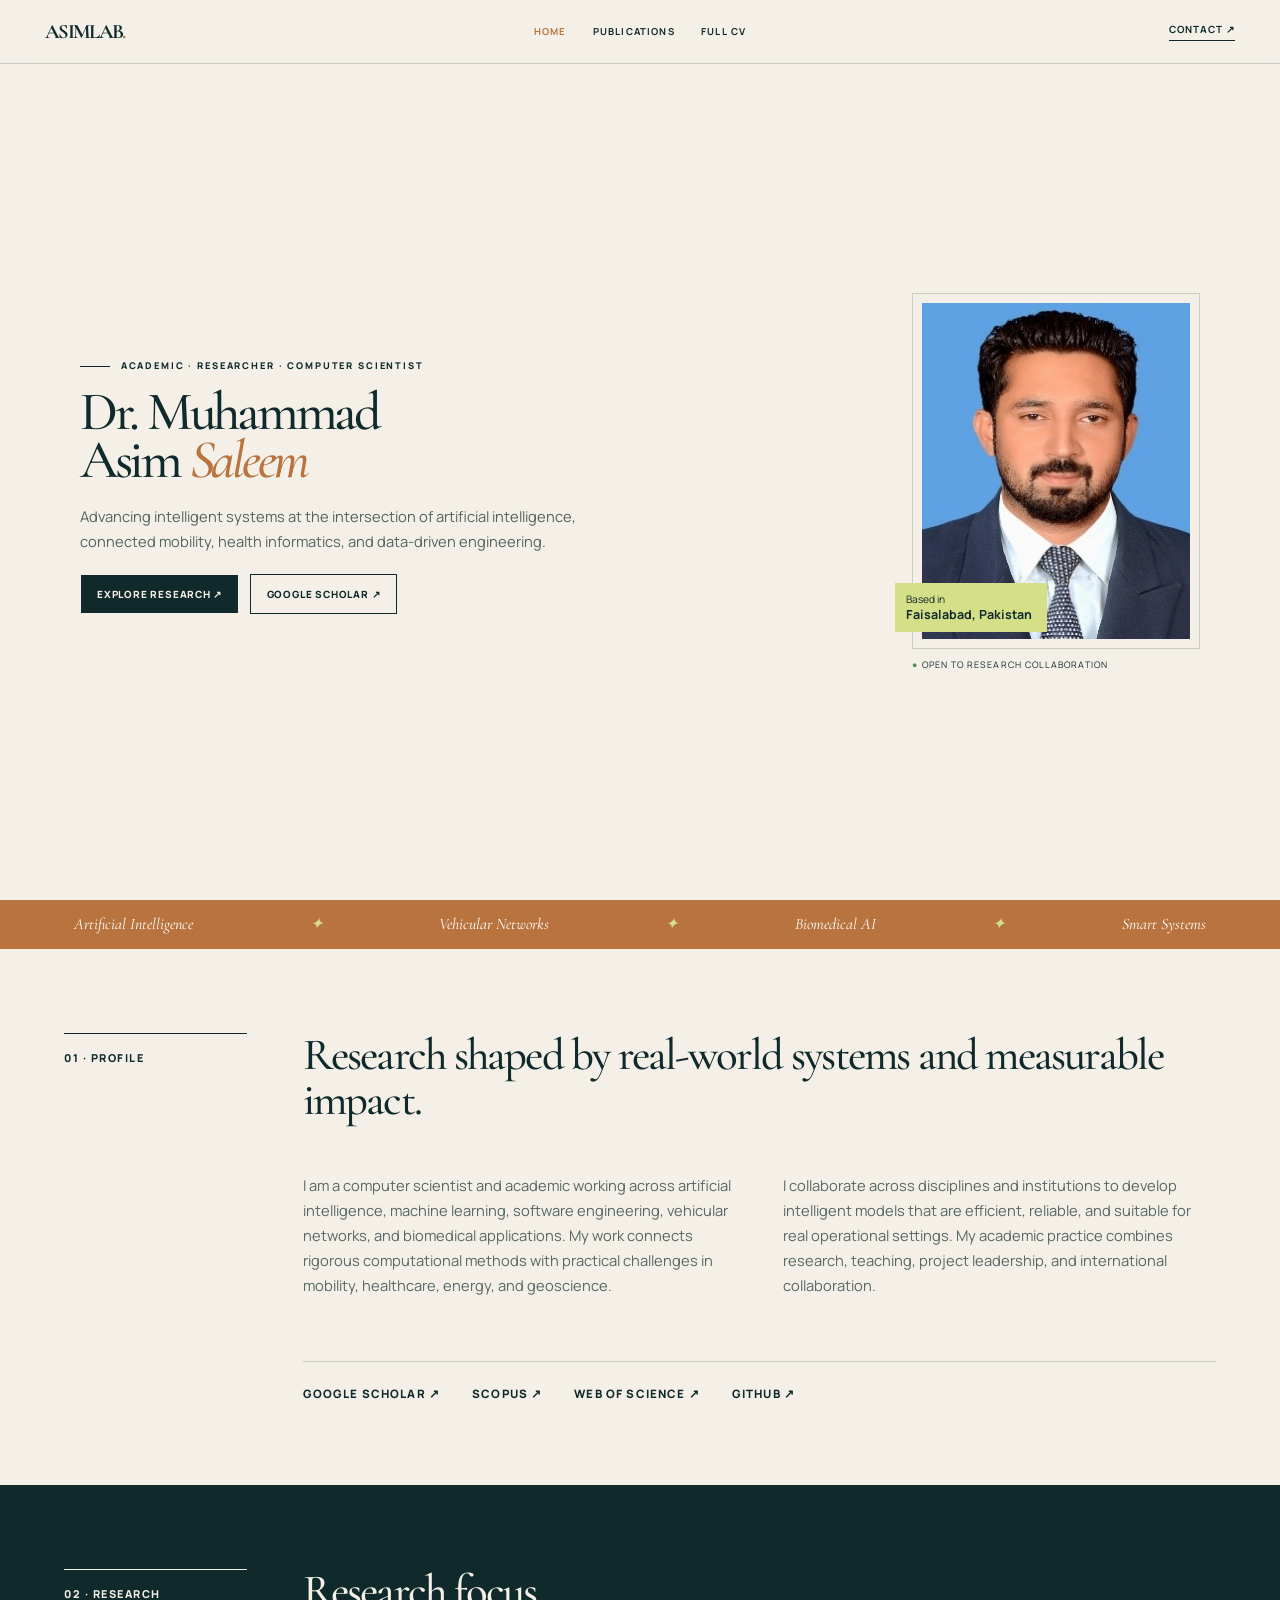
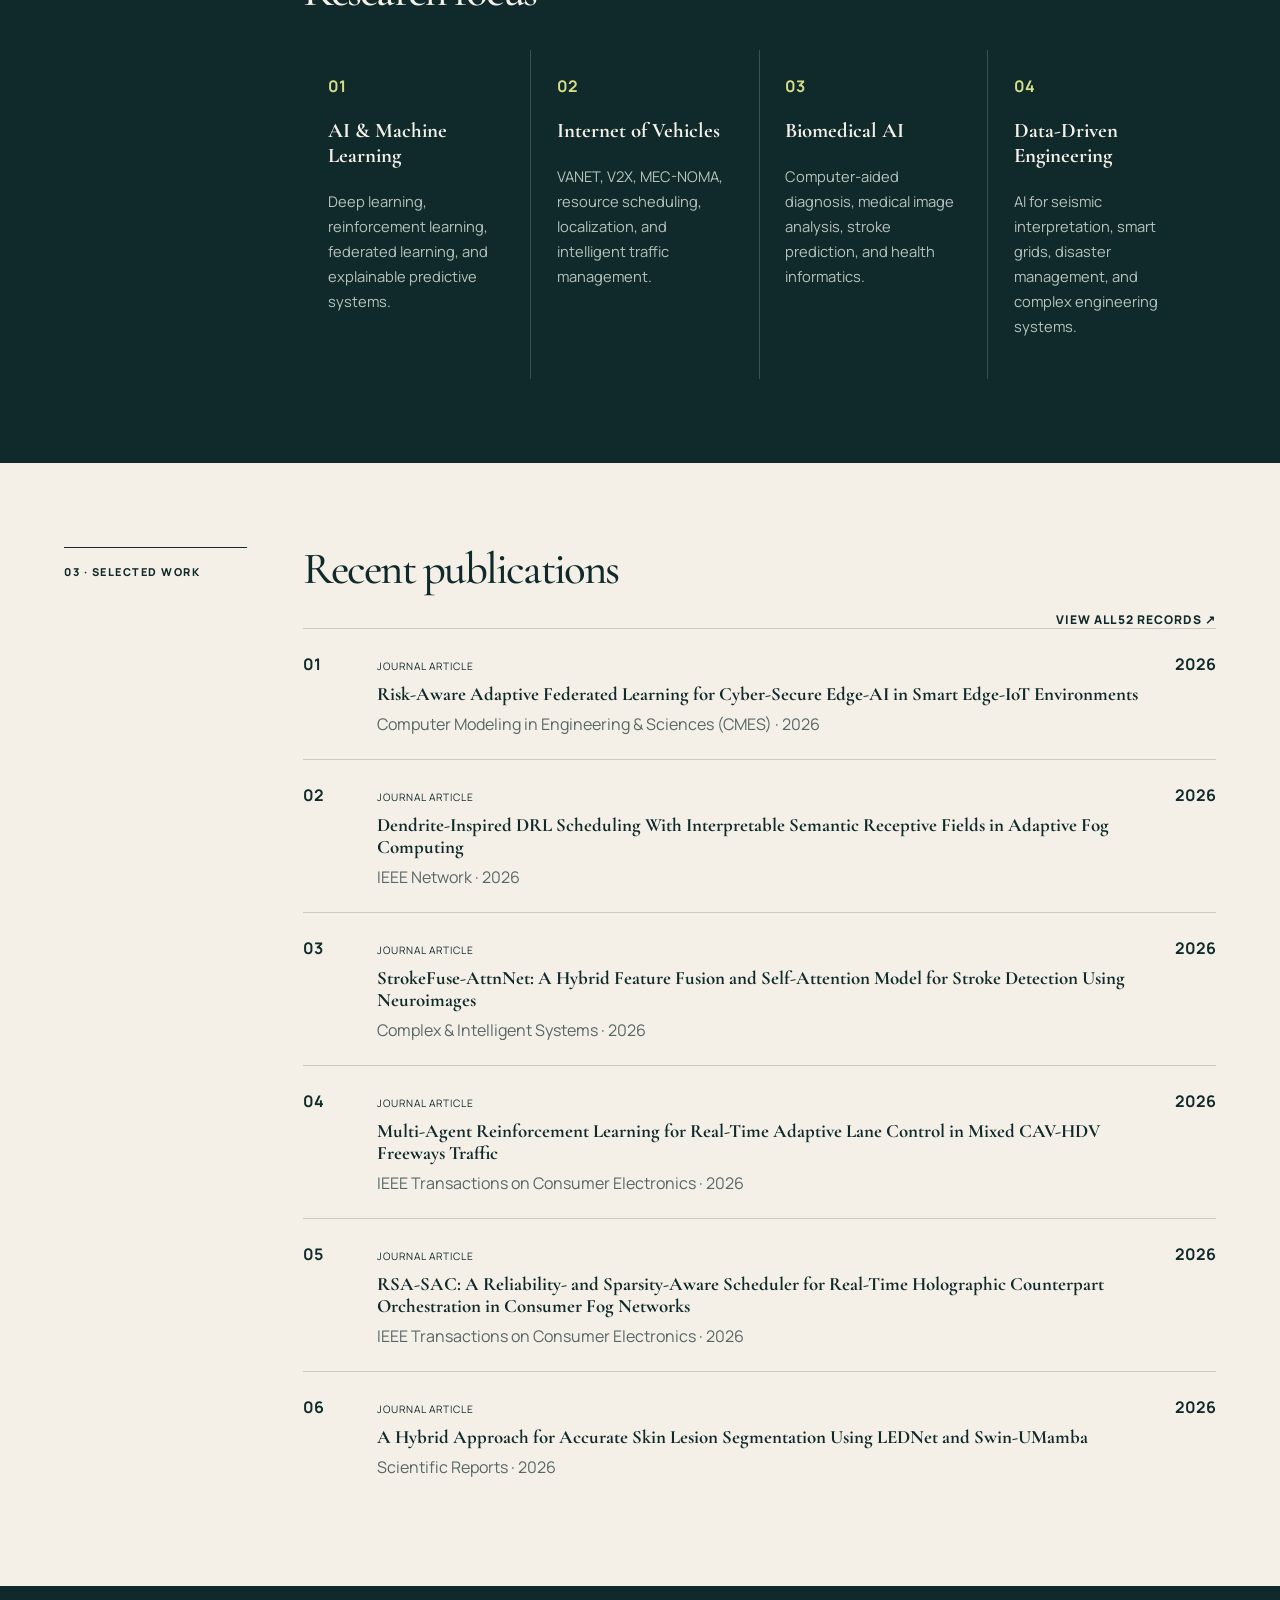
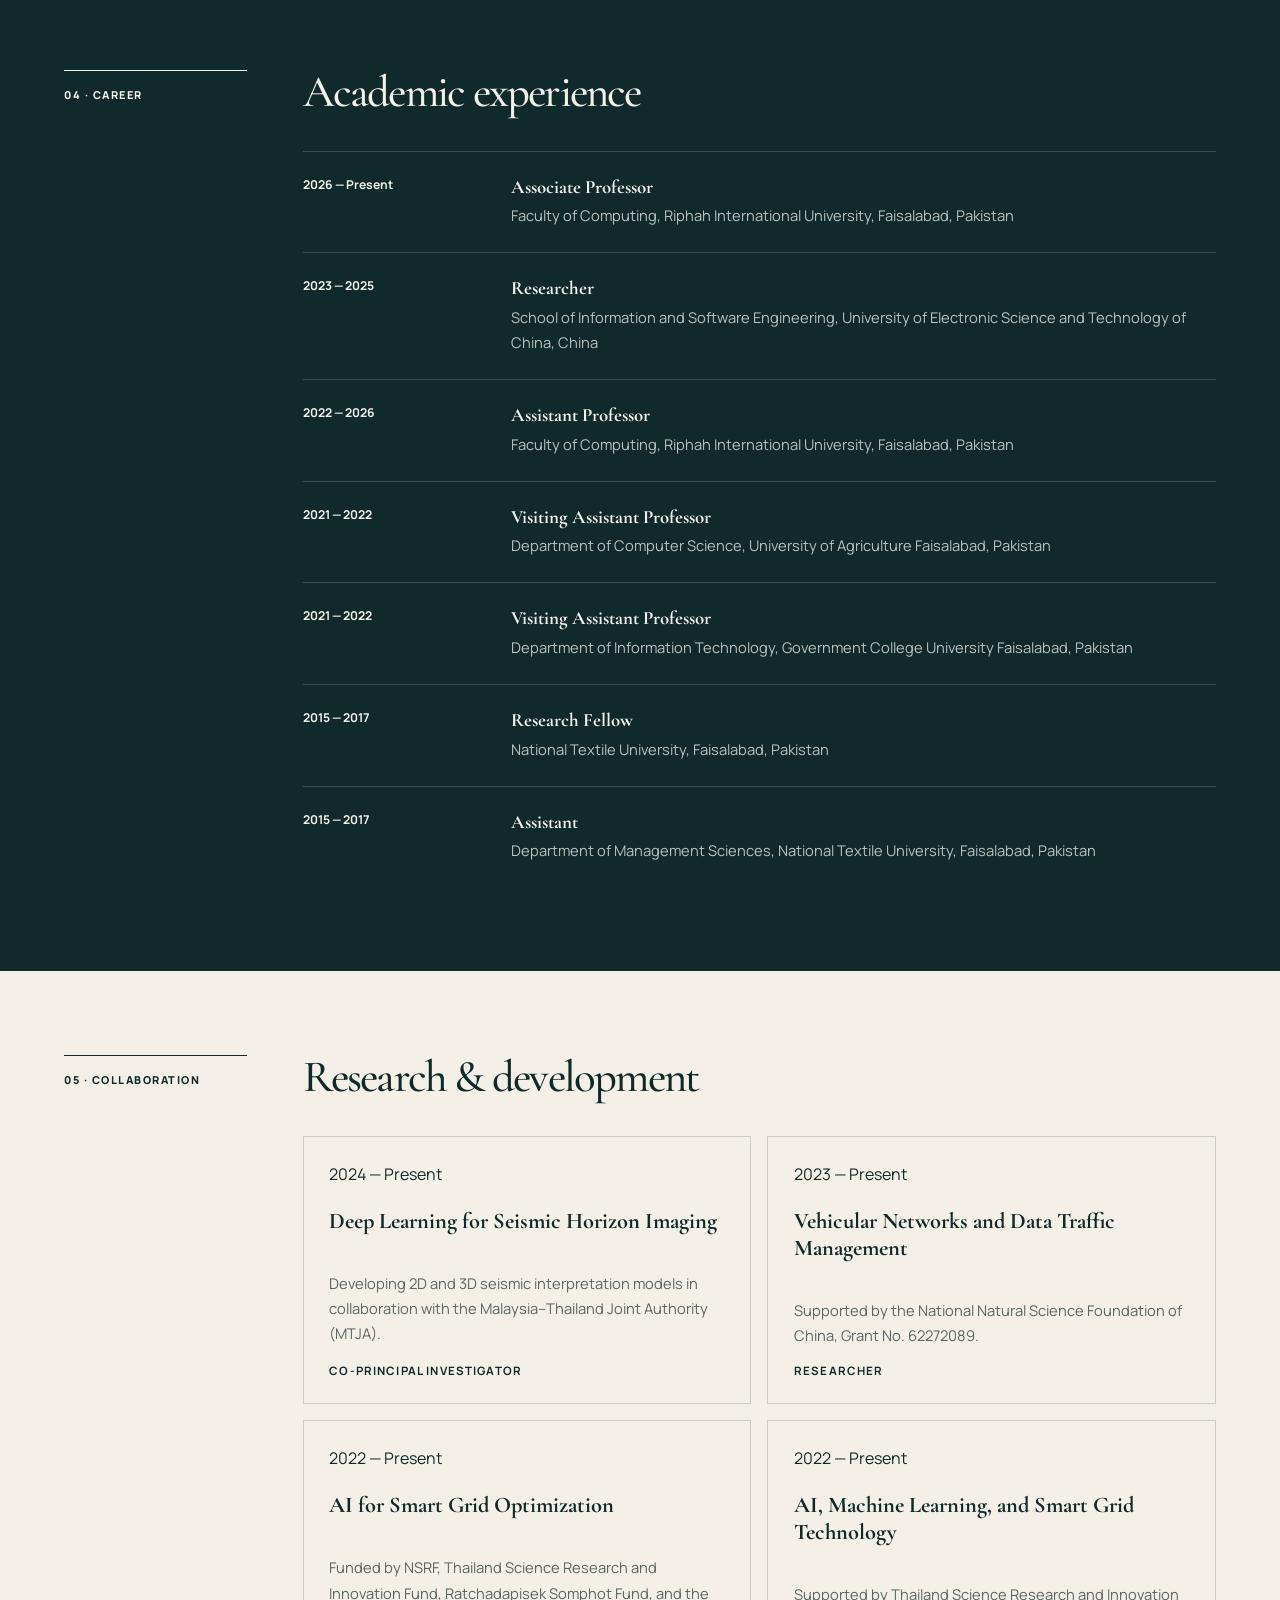
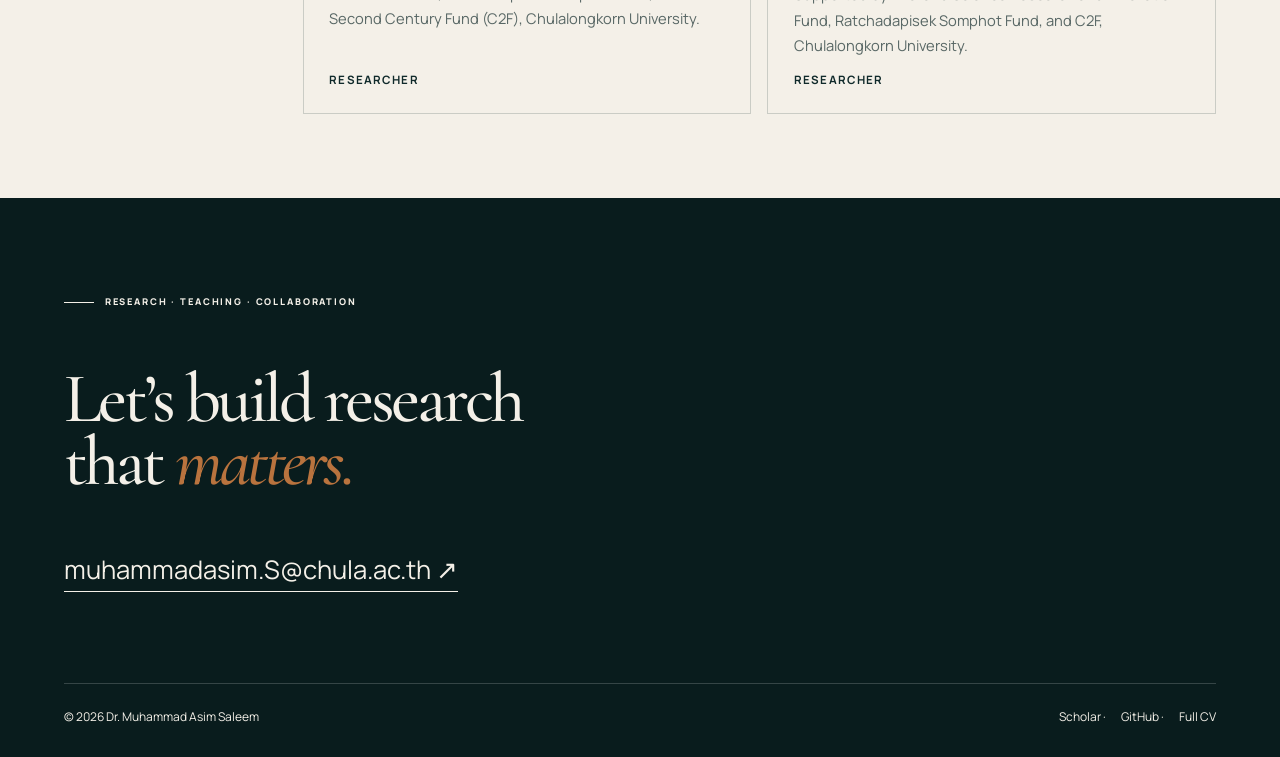
<file: index.html>
<!doctype html><html lang="en"><head><meta charset="utf-8"><meta name="viewport" content="width=device-width,initial-scale=1"><title>Dr. Muhammad Asim Saleem | AsimLab</title><meta name="description" content="Academic portfolio, research, publications, and CV of Dr. Muhammad Asim Saleem."><meta name="theme-color" content="#102a2b"><link rel="stylesheet" href="/assets/style.css?v=7"><link rel="icon" href="/assets/favicon.svg" type="image/svg+xml"></head><body><nav class="nav"><a class="brand" href="/">ASIMLAB<span>.</span></a><div class="links"><a class="active" href="/">Home</a><a  href="/publications/">Publications</a><a  href="/cv/">Full CV</a></div><a class="contact" href="mailto:muhammadasim.S@chula.ac.th">Contact ↗</a></nav>
<main><section class="hero"><div><p class="kicker">Academic · Researcher · Computer Scientist</p><h1>Dr. Muhammad<br>Asim <em>Saleem</em></h1><p class="lead">Advancing intelligent systems at the intersection of artificial intelligence, connected mobility, health informatics, and data-driven engineering.</p><div class="actions"><a class="button primary" href="/publications/">Explore research ↗</a><a class="button" href="https://scholar.google.com.pk/citations?user=uTJ-_NQAAAAJ&hl=en">Google Scholar ↗</a></div></div><div><div class="portrait"><img src="/assets/asim-saleem.jpg" alt="Dr. Muhammad Asim Saleem"><div><small>Based in</small><strong>Faisalabad, Pakistan</strong></div></div><p class="status">● Open to research collaboration</p></div></section>
<div class="band"><span>Artificial Intelligence</span><i>✦</i><span>Vehicular Networks</span><i>✦</i><span>Biomedical AI</span><i>✦</i><span>Smart Systems</span></div>
<section class="section light"><aside>01 · Profile</aside><div><h2>Research shaped by real-world systems and measurable impact.</h2><div class="cols"><p>I am a computer scientist and academic working across artificial intelligence, machine learning, software engineering, vehicular networks, and biomedical applications. My work connects rigorous computational methods with practical challenges in mobility, healthcare, energy, and geoscience.</p><p>I collaborate across disciplines and institutions to develop intelligent models that are efficient, reliable, and suitable for real operational settings. My academic practice combines research, teaching, project leadership, and international collaboration.</p></div><div class="profile-links"><a href="https://scholar.google.com.pk/citations?user=uTJ-_NQAAAAJ&hl=en">Google Scholar ↗</a><a href="https://www.scopus.com/authid/detail.uri?authorId=57212779889">Scopus ↗</a><a href="https://www.webofscience.com/wos/author/record/W-5210-2019">Web of Science ↗</a><a href="https://github.com/asim-lab">GitHub ↗</a></div></div></section>
<section class="section dark" id="research"><aside>02 · Research</aside><div><h2>Research focus</h2><div class="grid4"><article><b>01</b><h3>AI & Machine Learning</h3><p>Deep learning, reinforcement learning, federated learning, and explainable predictive systems.</p></article><article><b>02</b><h3>Internet of Vehicles</h3><p>VANET, V2X, MEC-NOMA, resource scheduling, localization, and intelligent traffic management.</p></article><article><b>03</b><h3>Biomedical AI</h3><p>Computer-aided diagnosis, medical image analysis, stroke prediction, and health informatics.</p></article><article><b>04</b><h3>Data-Driven Engineering</h3><p>AI for seismic interpretation, smart grids, disaster management, and complex engineering systems.</p></article></div></div></section>
<section class="section light"><aside>03 · Selected work</aside><div><div class="section-top"><h2>Recent publications</h2><a href="/publications/">View all 52 records ↗</a></div><div class="pub-list"><article class="pub-row"><b>01</b><div><span class="tag">Journal Article</span><h3>Risk-Aware Adaptive Federated Learning for Cyber-Secure Edge-AI in Smart Edge-IoT Environments</h3><p>Computer Modeling in Engineering &amp; Sciences (CMES) · 2026</p></div><strong>2026</strong></article><article class="pub-row"><b>02</b><div><span class="tag">Journal Article</span><h3>Dendrite-Inspired DRL Scheduling With Interpretable Semantic Receptive Fields in Adaptive Fog Computing</h3><p>IEEE Network · 2026</p></div><strong>2026</strong></article><article class="pub-row"><b>03</b><div><span class="tag">Journal Article</span><h3>StrokeFuse-AttnNet: A Hybrid Feature Fusion and Self-Attention Model for Stroke Detection Using Neuroimages</h3><p>Complex &amp; Intelligent Systems · 2026</p></div><strong>2026</strong></article><article class="pub-row"><b>04</b><div><span class="tag">Journal Article</span><h3>Multi-Agent Reinforcement Learning for Real-Time Adaptive Lane Control in Mixed CAV-HDV Freeways Traffic</h3><p>IEEE Transactions on Consumer Electronics · 2026</p></div><strong>2026</strong></article><article class="pub-row"><b>05</b><div><span class="tag">Journal Article</span><h3>RSA-SAC: A Reliability- and Sparsity-Aware Scheduler for Real-Time Holographic Counterpart Orchestration in Consumer Fog Networks</h3><p>IEEE Transactions on Consumer Electronics · 2026</p></div><strong>2026</strong></article><article class="pub-row"><b>06</b><div><span class="tag">Journal Article</span><h3>A Hybrid Approach for Accurate Skin Lesion Segmentation Using LEDNet and Swin-UMamba</h3><p>Scientific Reports · 2026</p></div><strong>2026</strong></article></div></div></section>
<section class="section dark"><aside>04 · Career</aside><div><h2>Academic experience</h2><div class="records"><article><span>2026 — Present</span><div><h3>Associate Professor</h3><p>Faculty of Computing, Riphah International University, Faisalabad, Pakistan</p></div></article><article><span>2023 — 2025</span><div><h3>Researcher</h3><p>School of Information and Software Engineering, University of Electronic Science and Technology of China, China</p></div></article><article><span>2022 — 2026</span><div><h3>Assistant Professor</h3><p>Faculty of Computing, Riphah International University, Faisalabad, Pakistan</p></div></article><article><span>2021 — 2022</span><div><h3>Visiting Assistant Professor</h3><p>Department of Computer Science, University of Agriculture Faisalabad, Pakistan</p></div></article><article><span>2021 — 2022</span><div><h3>Visiting Assistant Professor</h3><p>Department of Information Technology, Government College University Faisalabad, Pakistan</p></div></article><article><span>2015 — 2017</span><div><h3>Research Fellow</h3><p>National Textile University, Faisalabad, Pakistan</p></div></article><article><span>2015 — 2017</span><div><h3>Assistant</h3><p>Department of Management Sciences, National Textile University, Faisalabad, Pakistan</p></div></article></div></div></section>
<section class="section light"><aside>05 · Collaboration</aside><div><h2>Research & development</h2><div class="cards"><article class="card"><span>2024 — Present</span><h3>Deep Learning for Seismic Horizon Imaging</h3><p>Developing 2D and 3D seismic interpretation models in collaboration with the Malaysia–Thailand Joint Authority (MTJA).</p><strong>Co-Principal Investigator</strong></article><article class="card"><span>2023 — Present</span><h3>Vehicular Networks and Data Traffic Management</h3><p>Supported by the National Natural Science Foundation of China, Grant No. 62272089.</p><strong>Researcher</strong></article><article class="card"><span>2022 — Present</span><h3>AI for Smart Grid Optimization</h3><p>Funded by NSRF, Thailand Science Research and Innovation Fund, Ratchadapisek Somphot Fund, and the Second Century Fund (C2F), Chulalongkorn University.</p><strong>Researcher</strong></article><article class="card"><span>2022 — Present</span><h3>AI, Machine Learning, and Smart Grid Technology</h3><p>Supported by Thailand Science Research and Innovation Fund, Ratchadapisek Somphot Fund, and C2F, Chulalongkorn University.</p><strong>Researcher</strong></article></div></div></section></main><footer><div><p class="kicker">Research · Teaching · Collaboration</p><h2>Let’s build research<br>that <em>matters.</em></h2><a class="email" href="mailto:muhammadasim.S@chula.ac.th">muhammadasim.S@chula.ac.th ↗</a></div><div class="foot"><span>© 2026 Dr. Muhammad Asim Saleem</span><span><a href="https://scholar.google.com.pk/citations?user=uTJ-_NQAAAAJ&hl=en">Scholar</a> · <a href="https://github.com/asim-lab">GitHub</a> · <a href="/cv/">Full CV</a></span></div></footer></body></html>
</file>
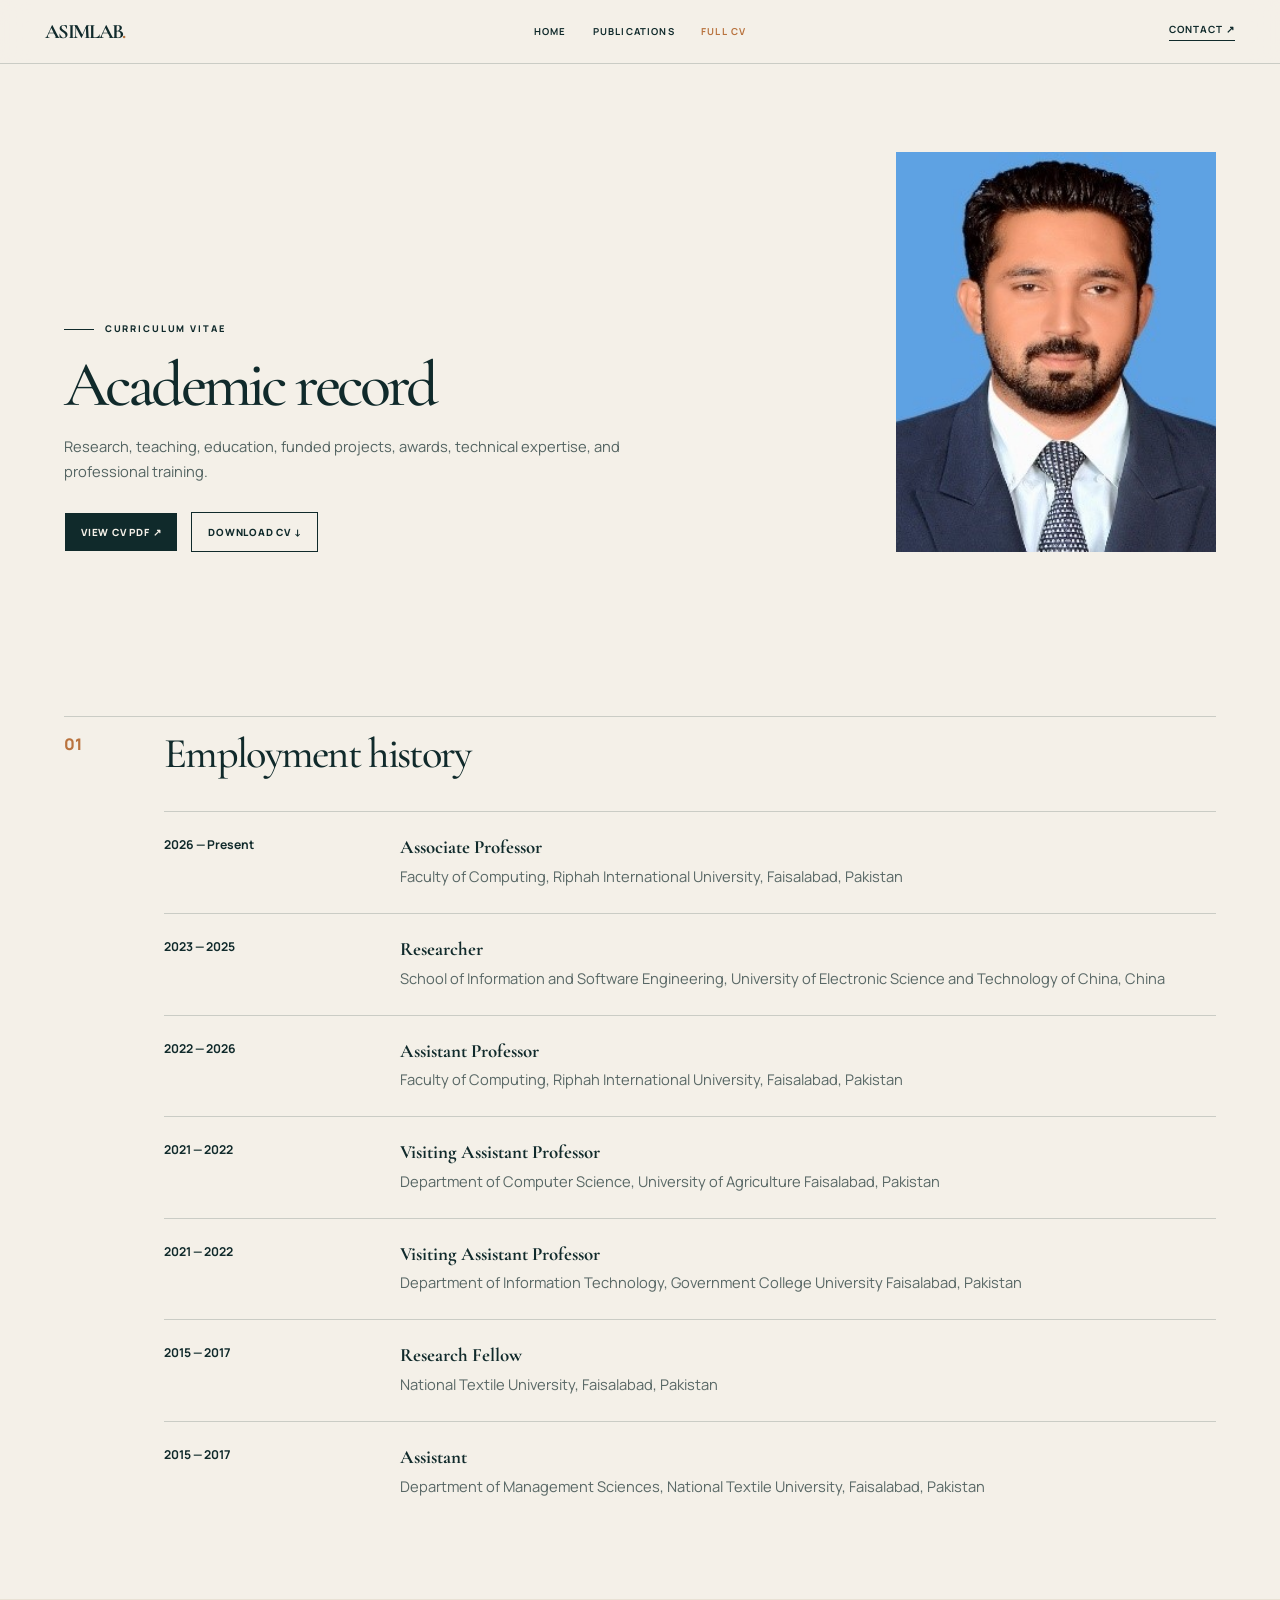
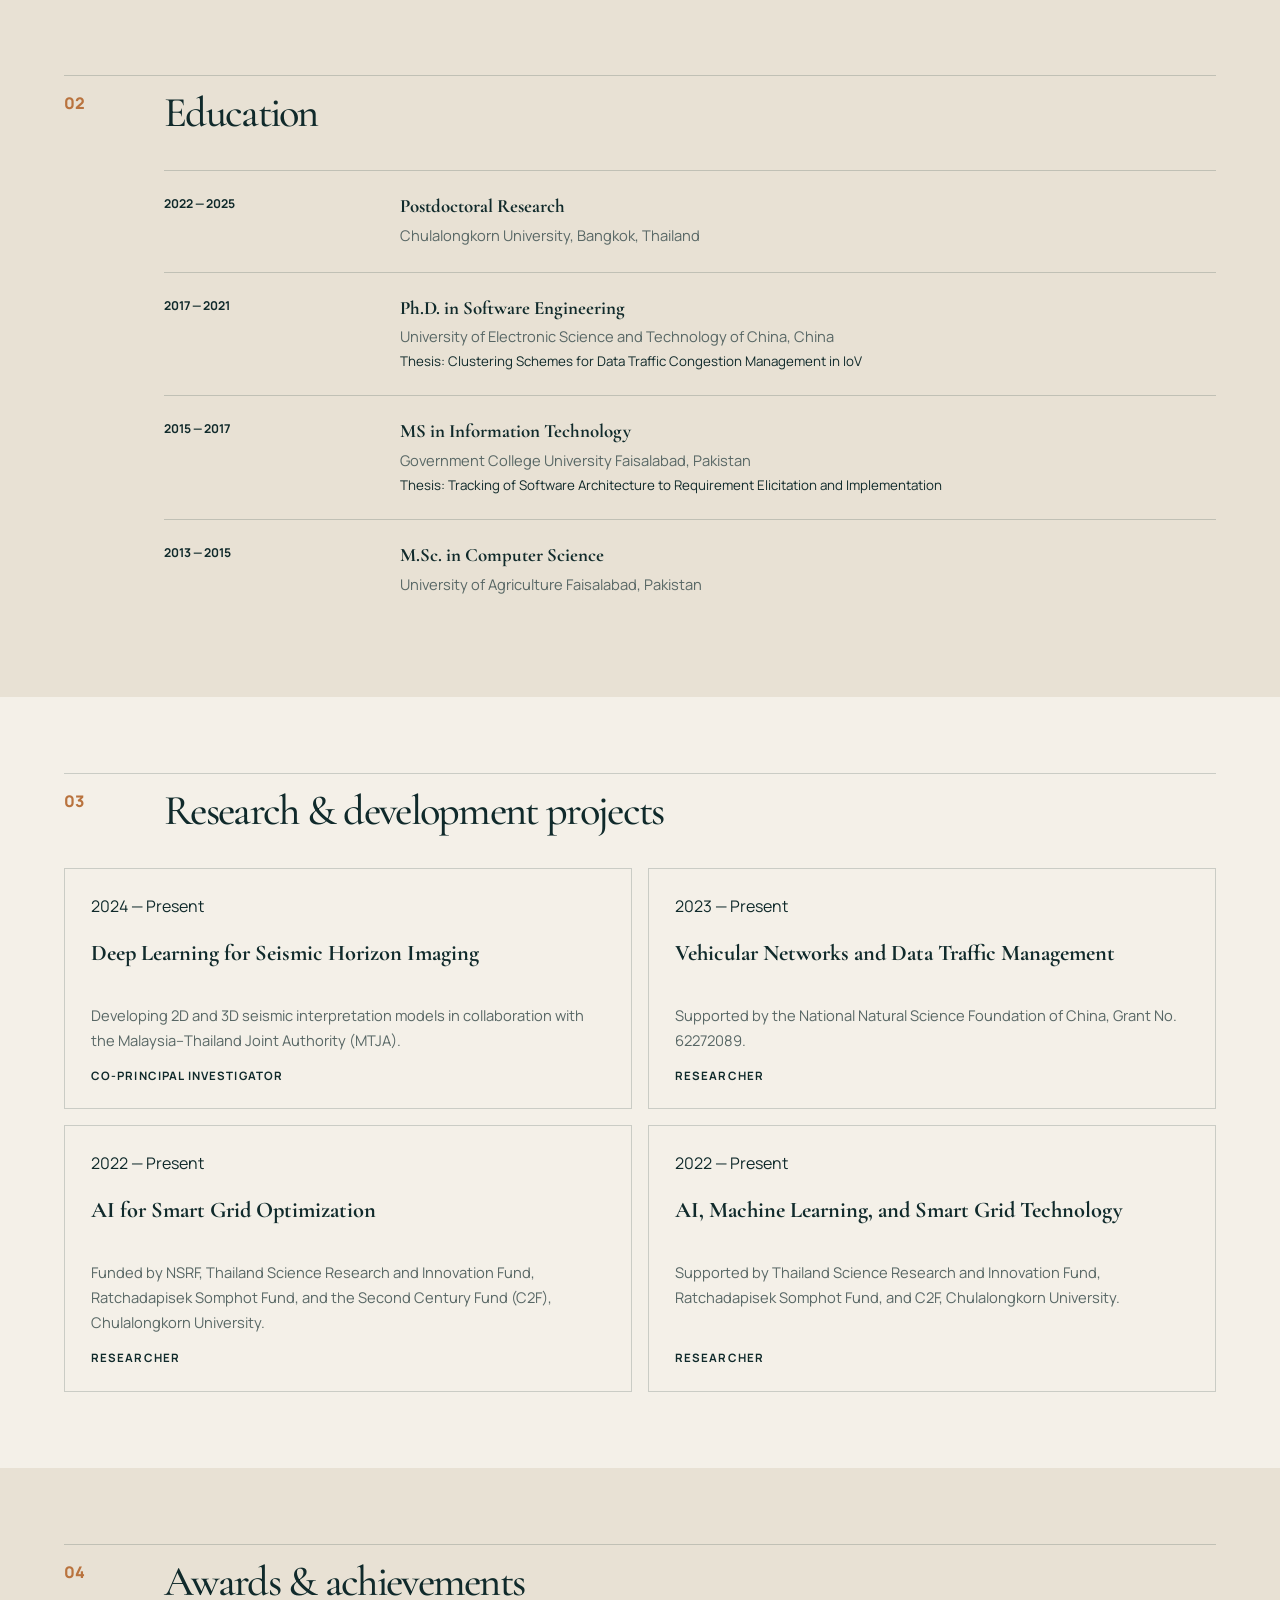
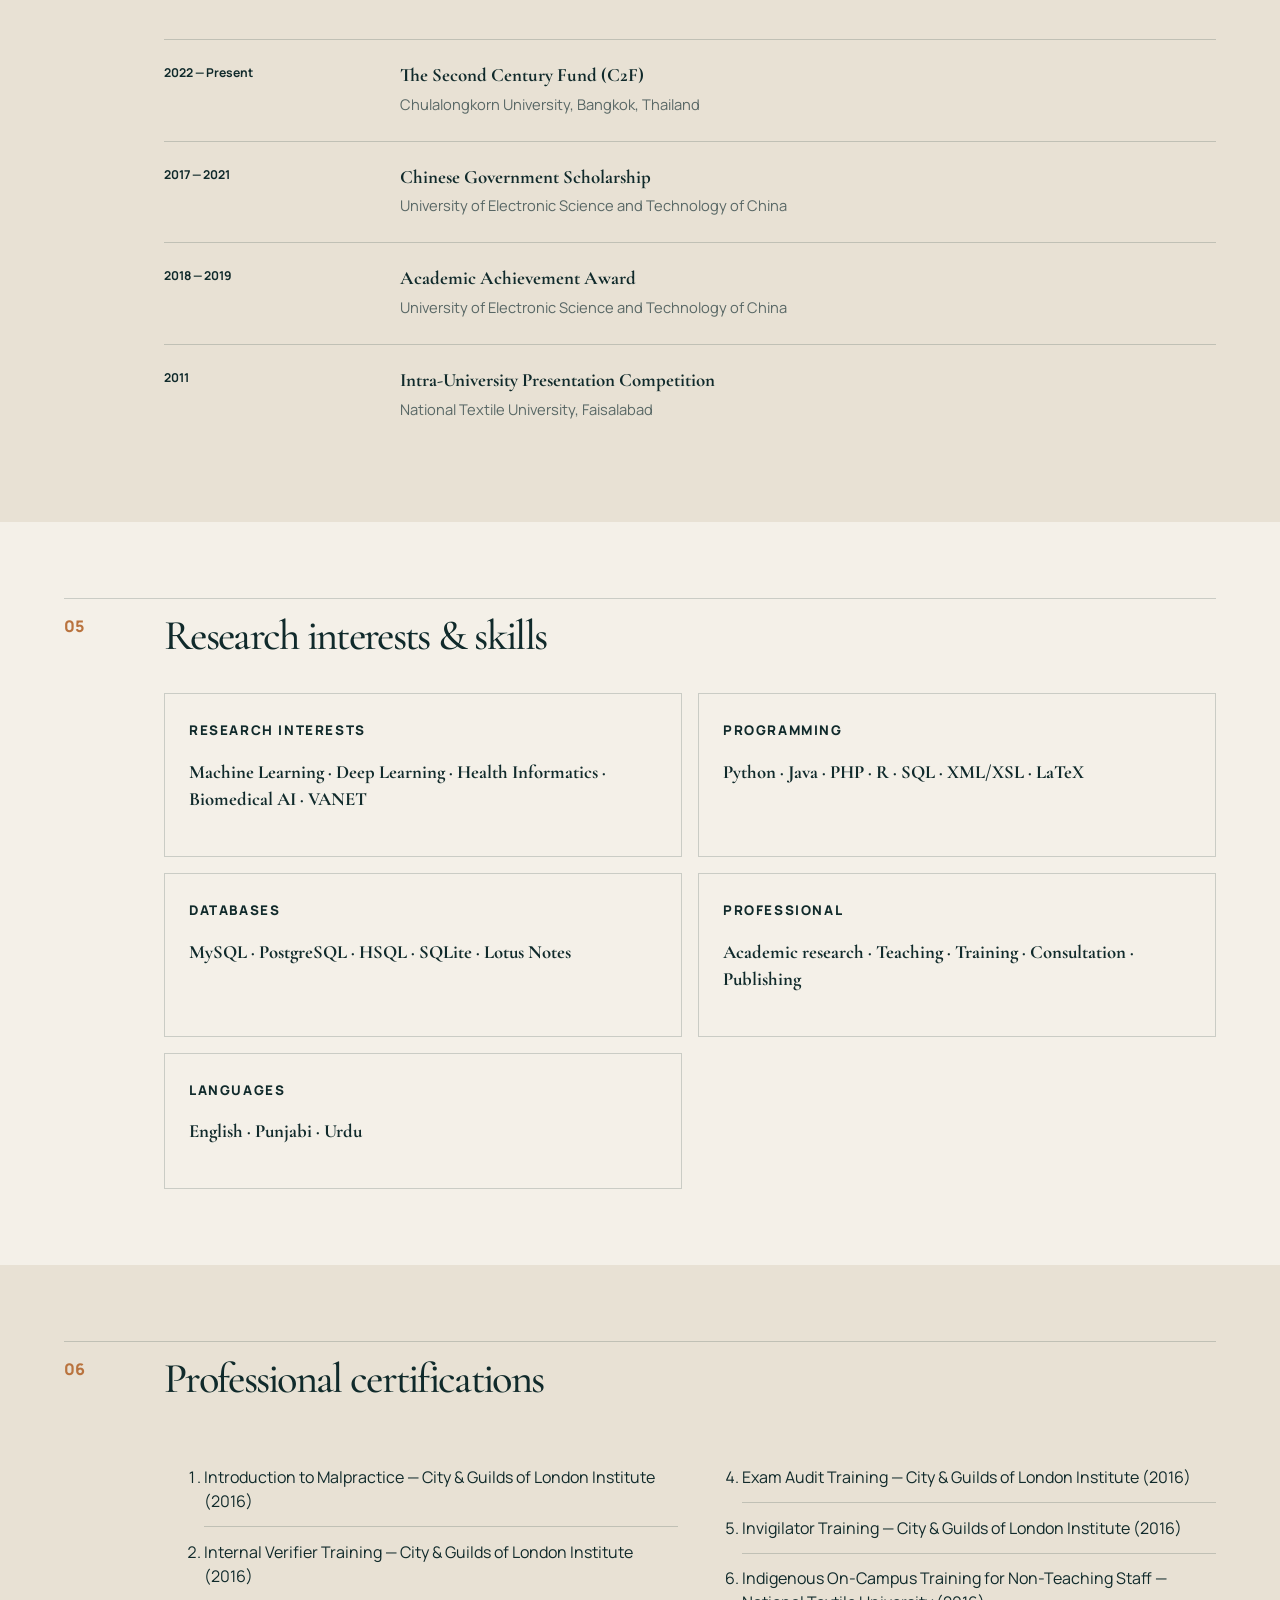
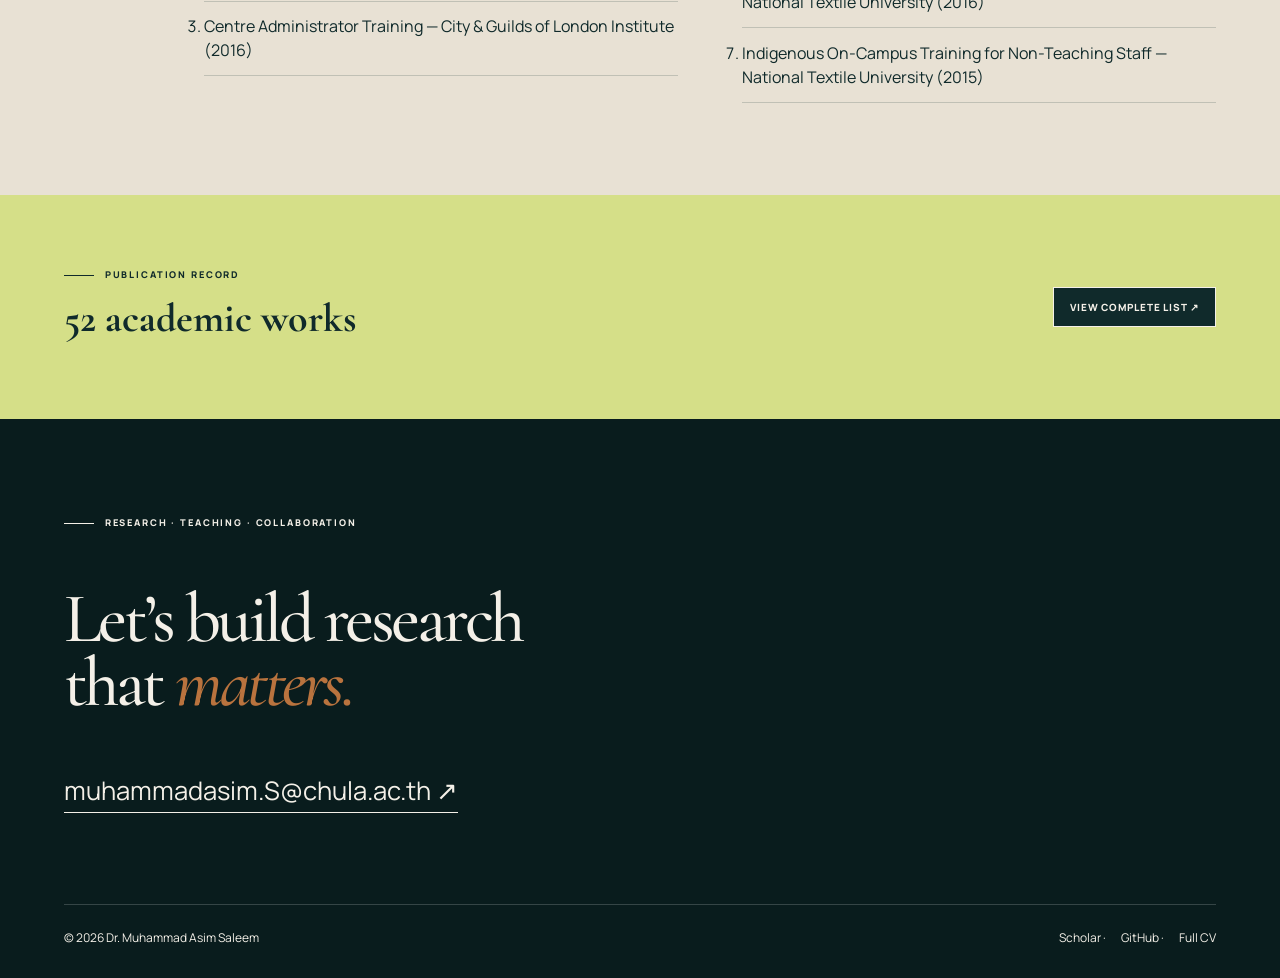
<file: cv/index.html>
<!doctype html><html lang="en"><head><meta charset="utf-8"><meta name="viewport" content="width=device-width,initial-scale=1"><title>Academic CV | AsimLab</title><meta name="description" content="Complete academic profile and CV of Dr. Muhammad Asim Saleem."><meta name="theme-color" content="#102a2b"><link rel="stylesheet" href="/assets/style.css?v=10"><link rel="icon" href="/assets/favicon.svg" type="image/svg+xml"></head><body><nav class="nav"><a class="brand" href="/">ASIMLAB<span>.</span></a><div class="links"><a  href="/">Home</a><a  href="/publications/">Publications</a><a class="active" href="/cv/">Full CV</a></div><a class="contact" href="mailto:muhammadasim.S@chula.ac.th">Contact ↗</a></nav><main><header class="cv-hero"><div><p class="kicker">Curriculum vitae</p><h1>Academic record</h1><p class="lead">Research, teaching, education, funded projects, awards, technical expertise, and professional training.</p><div class="hero-actions" style="display:flex;gap:.8rem;flex-wrap:wrap;margin-top:1.75rem"><a class="button primary" href="/assets/Muhammad_Asim_Saleem_CV.pdf?v=10" target="_blank" rel="noopener">View CV PDF ↗</a><a class="button secondary" href="/assets/Muhammad_Asim_Saleem_CV.pdf?v=10" download="Muhammad_Asim_Saleem_CV.pdf">Download CV ↓</a></div></div><img src="/assets/asim-saleem.jpg" alt="Dr. Muhammad Asim Saleem"></header>
<section class="cv-section"><header><span>01</span><h2>Employment history</h2></header><div class="records"><article><span>2026 — Present</span><div><h3>Associate Professor</h3><p>Faculty of Computing, Riphah International University, Faisalabad, Pakistan</p></div></article><article><span>2023 — 2025</span><div><h3>Researcher</h3><p>School of Information and Software Engineering, University of Electronic Science and Technology of China, China</p></div></article><article><span>2022 — 2026</span><div><h3>Assistant Professor</h3><p>Faculty of Computing, Riphah International University, Faisalabad, Pakistan</p></div></article><article><span>2021 — 2022</span><div><h3>Visiting Assistant Professor</h3><p>Department of Computer Science, University of Agriculture Faisalabad, Pakistan</p></div></article><article><span>2021 — 2022</span><div><h3>Visiting Assistant Professor</h3><p>Department of Information Technology, Government College University Faisalabad, Pakistan</p></div></article><article><span>2015 — 2017</span><div><h3>Research Fellow</h3><p>National Textile University, Faisalabad, Pakistan</p></div></article><article><span>2015 — 2017</span><div><h3>Assistant</h3><p>Department of Management Sciences, National Textile University, Faisalabad, Pakistan</p></div></article></div></section>
<section class="cv-section alt"><header><span>02</span><h2>Education</h2></header><div class="records"><article><span>2022 — 2025</span><div><h3>Postdoctoral Research</h3><p>Chulalongkorn University, Bangkok, Thailand</p></div></article><article><span>2017 — 2021</span><div><h3>Ph.D. in Software Engineering</h3><p>University of Electronic Science and Technology of China, China</p><small>Thesis: Clustering Schemes for Data Traffic Congestion Management in IoV</small></div></article><article><span>2015 — 2017</span><div><h3>MS in Information Technology</h3><p>Government College University Faisalabad, Pakistan</p><small>Thesis: Tracking of Software Architecture to Requirement Elicitation and Implementation</small></div></article><article><span>2013 — 2015</span><div><h3>M.Sc. in Computer Science</h3><p>University of Agriculture Faisalabad, Pakistan</p></div></article></div></section>
<section class="cv-section"><header><span>03</span><h2>Research & development projects</h2></header><div class="cards"><article class="card"><span>2024 — Present</span><h3>Deep Learning for Seismic Horizon Imaging</h3><p>Developing 2D and 3D seismic interpretation models in collaboration with the Malaysia–Thailand Joint Authority (MTJA).</p><strong>Co-Principal Investigator</strong></article><article class="card"><span>2023 — Present</span><h3>Vehicular Networks and Data Traffic Management</h3><p>Supported by the National Natural Science Foundation of China, Grant No. 62272089.</p><strong>Researcher</strong></article><article class="card"><span>2022 — Present</span><h3>AI for Smart Grid Optimization</h3><p>Funded by NSRF, Thailand Science Research and Innovation Fund, Ratchadapisek Somphot Fund, and the Second Century Fund (C2F), Chulalongkorn University.</p><strong>Researcher</strong></article><article class="card"><span>2022 — Present</span><h3>AI, Machine Learning, and Smart Grid Technology</h3><p>Supported by Thailand Science Research and Innovation Fund, Ratchadapisek Somphot Fund, and C2F, Chulalongkorn University.</p><strong>Researcher</strong></article></div></section>
<section class="cv-section alt"><header><span>04</span><h2>Awards & achievements</h2></header><div class="records"><article><span>2022 — Present</span><div><h3>The Second Century Fund (C2F)</h3><p>Chulalongkorn University, Bangkok, Thailand</p></div></article><article><span>2017 — 2021</span><div><h3>Chinese Government Scholarship</h3><p>University of Electronic Science and Technology of China</p></div></article><article><span>2018 — 2019</span><div><h3>Academic Achievement Award</h3><p>University of Electronic Science and Technology of China</p></div></article><article><span>2011</span><div><h3>Intra-University Presentation Competition</h3><p>National Textile University, Faisalabad</p></div></article></div></section>
<section class="cv-section"><header><span>05</span><h2>Research interests & skills</h2></header><div class="expertise"><article><small>Research interests</small><h3>Machine Learning · Deep Learning · Health Informatics · Biomedical AI · VANET</h3></article><article><small>Programming</small><h3>Python · Java · PHP · R · SQL · XML/XSL · LaTeX</h3></article><article><small>Databases</small><h3>MySQL · PostgreSQL · HSQL · SQLite · Lotus Notes</h3></article><article><small>Professional</small><h3>Academic research · Teaching · Training · Consultation · Publishing</h3></article><article><small>Languages</small><h3>English · Punjabi · Urdu</h3></article></div></section>
<section class="cv-section alt"><header><span>06</span><h2>Professional certifications</h2></header><ol class="certs"><li>Introduction to Malpractice — City &amp; Guilds of London Institute (2016)</li><li>Internal Verifier Training — City &amp; Guilds of London Institute (2016)</li><li>Centre Administrator Training — City &amp; Guilds of London Institute (2016)</li><li>Exam Audit Training — City &amp; Guilds of London Institute (2016)</li><li>Invigilator Training — City &amp; Guilds of London Institute (2016)</li><li>Indigenous On-Campus Training for Non-Teaching Staff — National Textile University (2016)</li><li>Indigenous On-Campus Training for Non-Teaching Staff — National Textile University (2015)</li></ol></section>
<section class="callout"><div><p class="kicker">Publication record</p><h2>52 academic works</h2></div><a class="button primary" href="/publications/">View complete list ↗</a></section></main><footer><div><p class="kicker">Research · Teaching · Collaboration</p><h2>Let’s build research<br>that <em>matters.</em></h2><a class="email" href="mailto:muhammadasim.S@chula.ac.th">muhammadasim.S@chula.ac.th ↗</a></div><div class="foot"><span>© 2026 Dr. Muhammad Asim Saleem</span><span><a href="https://scholar.google.com.pk/citations?user=uTJ-_NQAAAAJ&hl=en">Scholar</a> · <a href="https://github.com/asim-lab">GitHub</a> · <a href="/cv/">Full CV</a></span></div></footer></body></html>
</file>
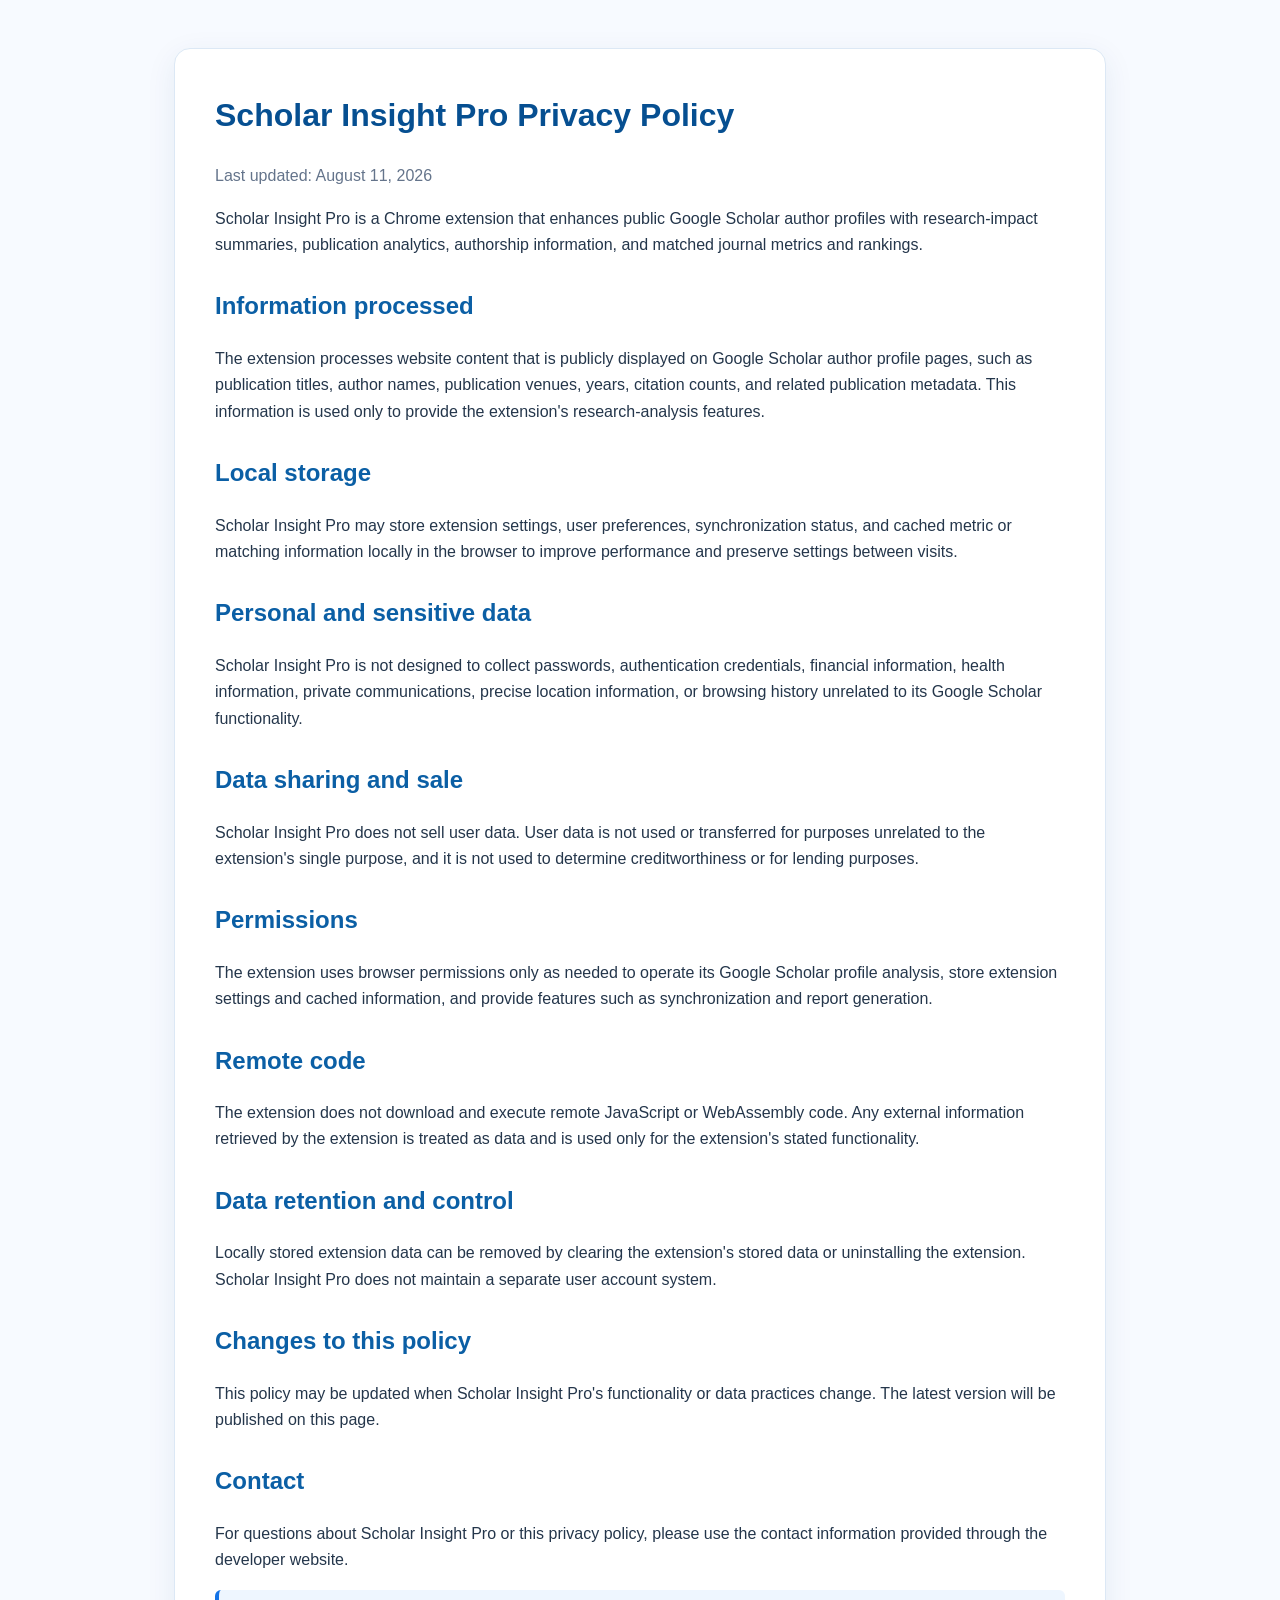
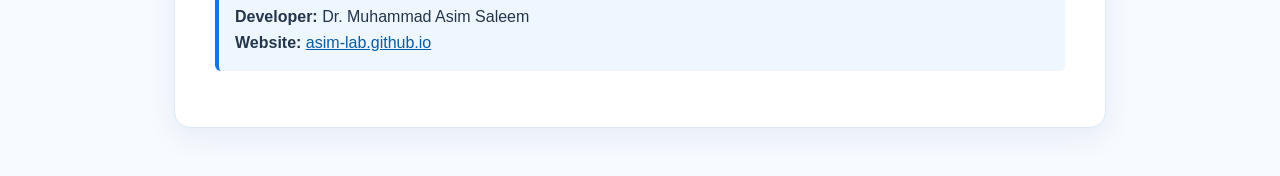
<file: privacy/index.html>
<!doctype html>
<html lang="en">
<head>
  <meta charset="utf-8">
  <meta name="viewport" content="width=device-width,initial-scale=1">
  <title>Privacy Policy | Scholar Insight Pro</title>
  <meta name="description" content="Privacy Policy for the Scholar Insight Pro Chrome extension.">
  <style>
    body{font-family:Arial,sans-serif;line-height:1.65;color:#24364b;background:#f7faff;margin:0}
    main{max-width:850px;margin:48px auto;padding:40px;background:#fff;border:1px solid #dce8f5;border-radius:16px;box-shadow:0 8px 30px rgba(20,70,120,.08)}
    h1{color:#064f91;margin-top:0} h2{color:#0b5fa5;margin-top:28px} a{color:#075da8}
    .meta{color:#64748b}.note{background:#eef6ff;border-left:4px solid #1473e6;padding:14px 16px;border-radius:6px}
  </style>
</head>
<body>
<main>
  <h1>Scholar Insight Pro Privacy Policy</h1>
  <p class="meta">Last updated: August 11, 2026</p>
  <p>Scholar Insight Pro is a Chrome extension that enhances public Google Scholar author profiles with research-impact summaries, publication analytics, authorship information, and matched journal metrics and rankings.</p>

  <h2>Information processed</h2>
  <p>The extension processes website content that is publicly displayed on Google Scholar author profile pages, such as publication titles, author names, publication venues, years, citation counts, and related publication metadata. This information is used only to provide the extension's research-analysis features.</p>

  <h2>Local storage</h2>
  <p>Scholar Insight Pro may store extension settings, user preferences, synchronization status, and cached metric or matching information locally in the browser to improve performance and preserve settings between visits.</p>

  <h2>Personal and sensitive data</h2>
  <p>Scholar Insight Pro is not designed to collect passwords, authentication credentials, financial information, health information, private communications, precise location information, or browsing history unrelated to its Google Scholar functionality.</p>

  <h2>Data sharing and sale</h2>
  <p>Scholar Insight Pro does not sell user data. User data is not used or transferred for purposes unrelated to the extension's single purpose, and it is not used to determine creditworthiness or for lending purposes.</p>

  <h2>Permissions</h2>
  <p>The extension uses browser permissions only as needed to operate its Google Scholar profile analysis, store extension settings and cached information, and provide features such as synchronization and report generation.</p>

  <h2>Remote code</h2>
  <p>The extension does not download and execute remote JavaScript or WebAssembly code. Any external information retrieved by the extension is treated as data and is used only for the extension's stated functionality.</p>

  <h2>Data retention and control</h2>
  <p>Locally stored extension data can be removed by clearing the extension's stored data or uninstalling the extension. Scholar Insight Pro does not maintain a separate user account system.</p>

  <h2>Changes to this policy</h2>
  <p>This policy may be updated when Scholar Insight Pro's functionality or data practices change. The latest version will be published on this page.</p>

  <h2>Contact</h2>
  <p>For questions about Scholar Insight Pro or this privacy policy, please use the contact information provided through the developer website.</p>
  <p class="note"><strong>Developer:</strong> Dr. Muhammad Asim Saleem<br><strong>Website:</strong> <a href="https://asim-lab.github.io/">asim-lab.github.io</a></p>
</main>
</body>
</html>
</file>
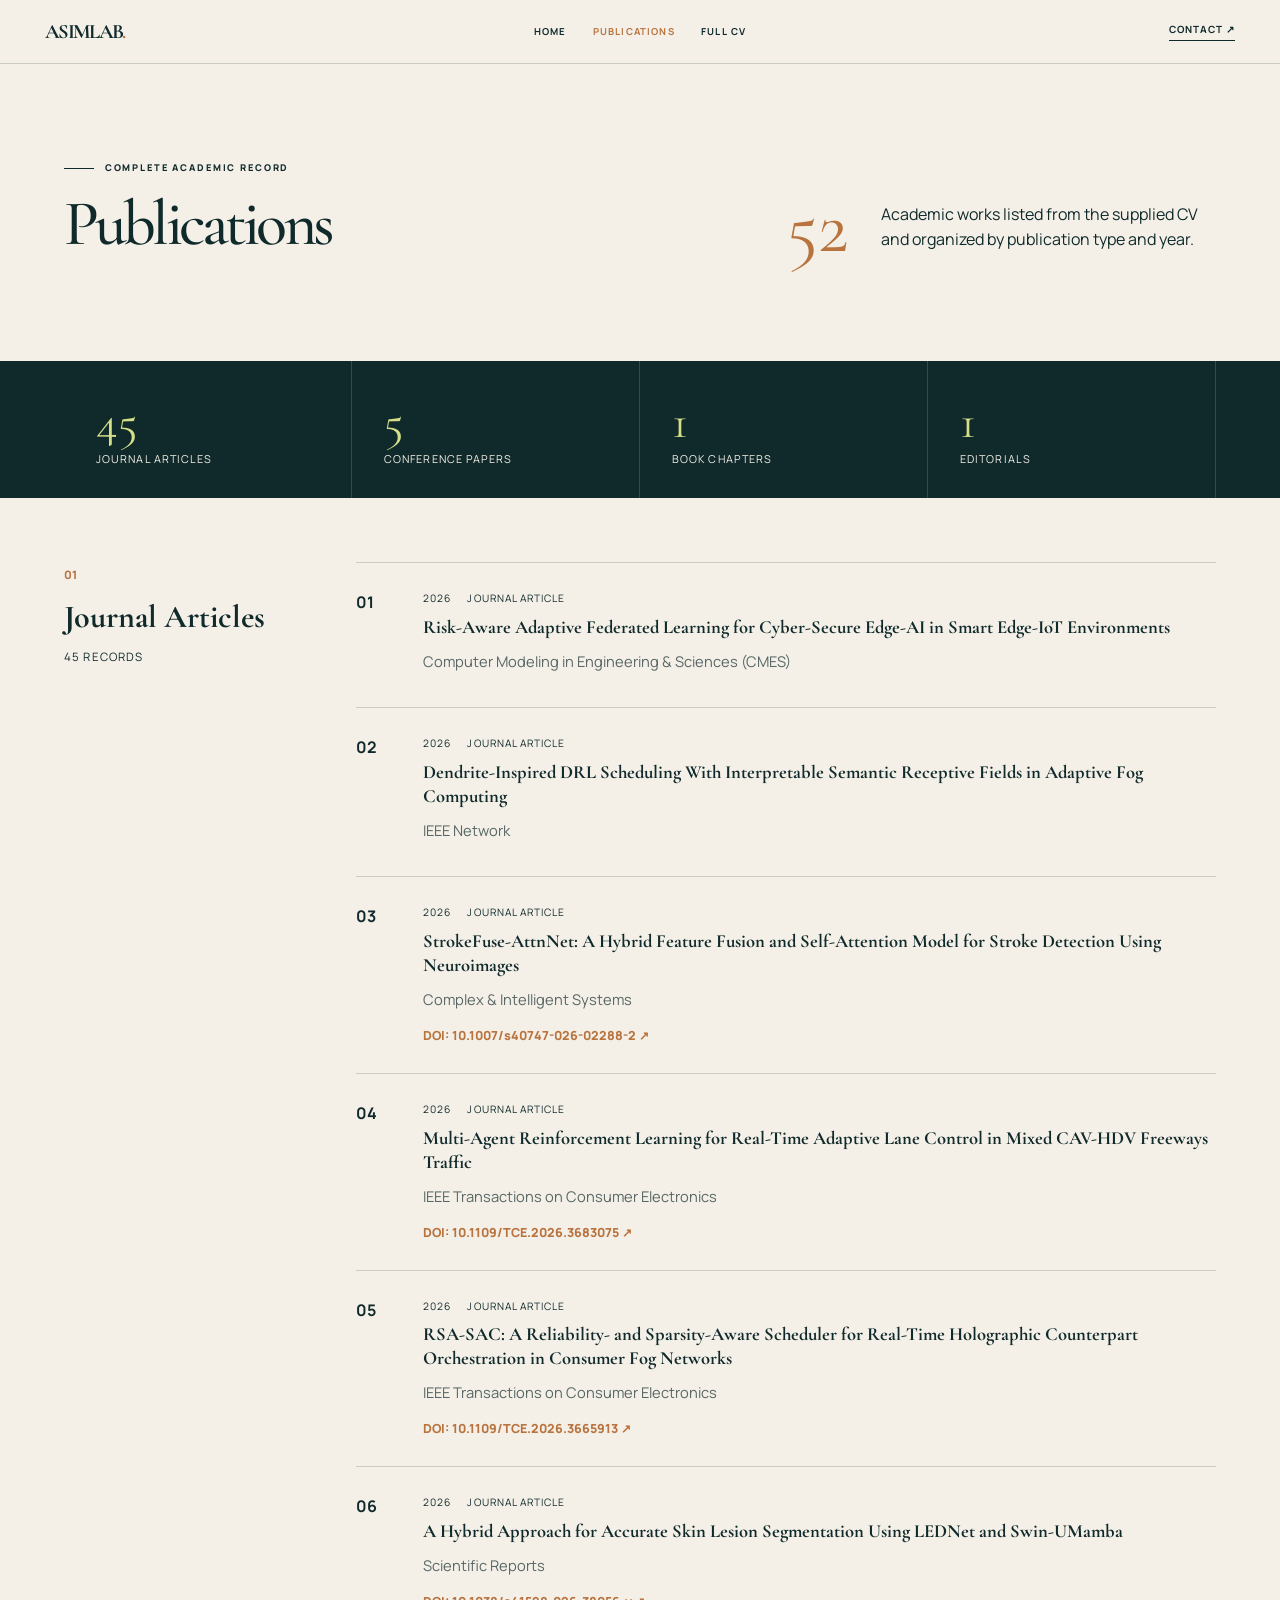
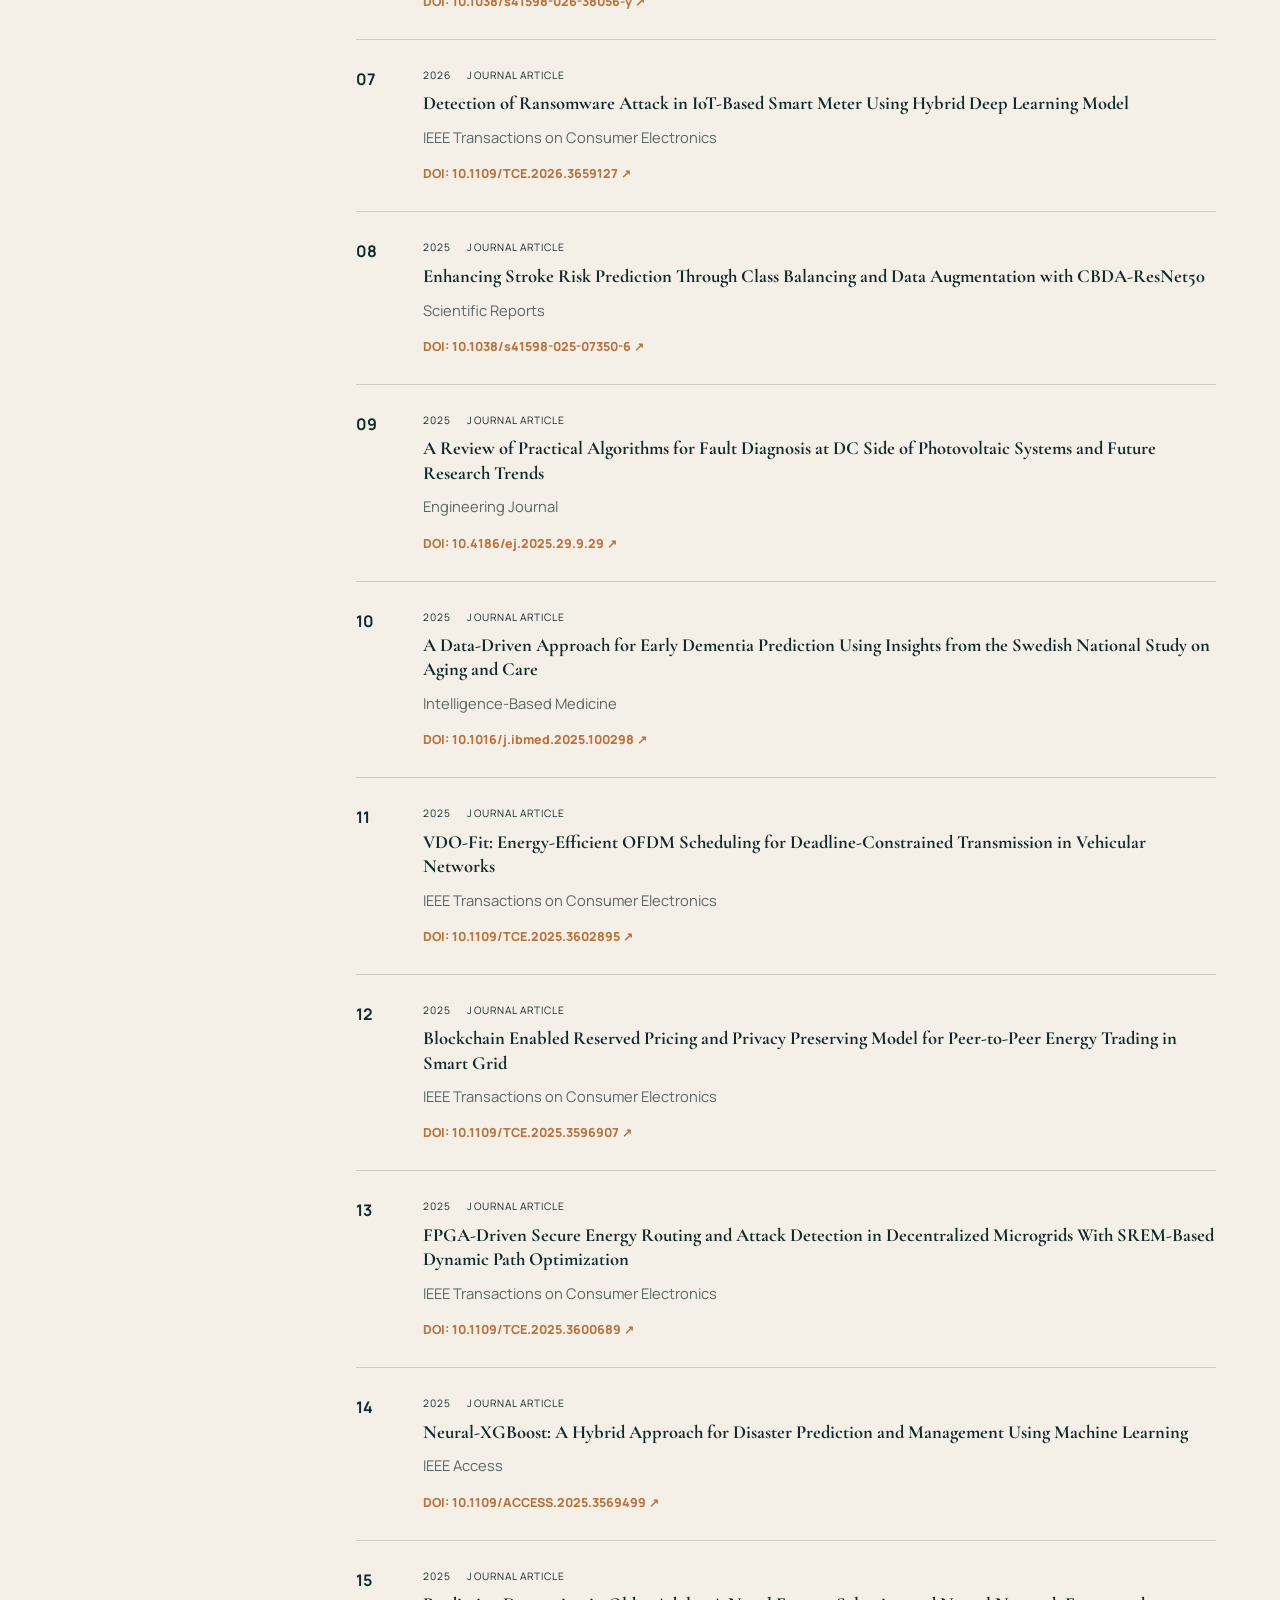
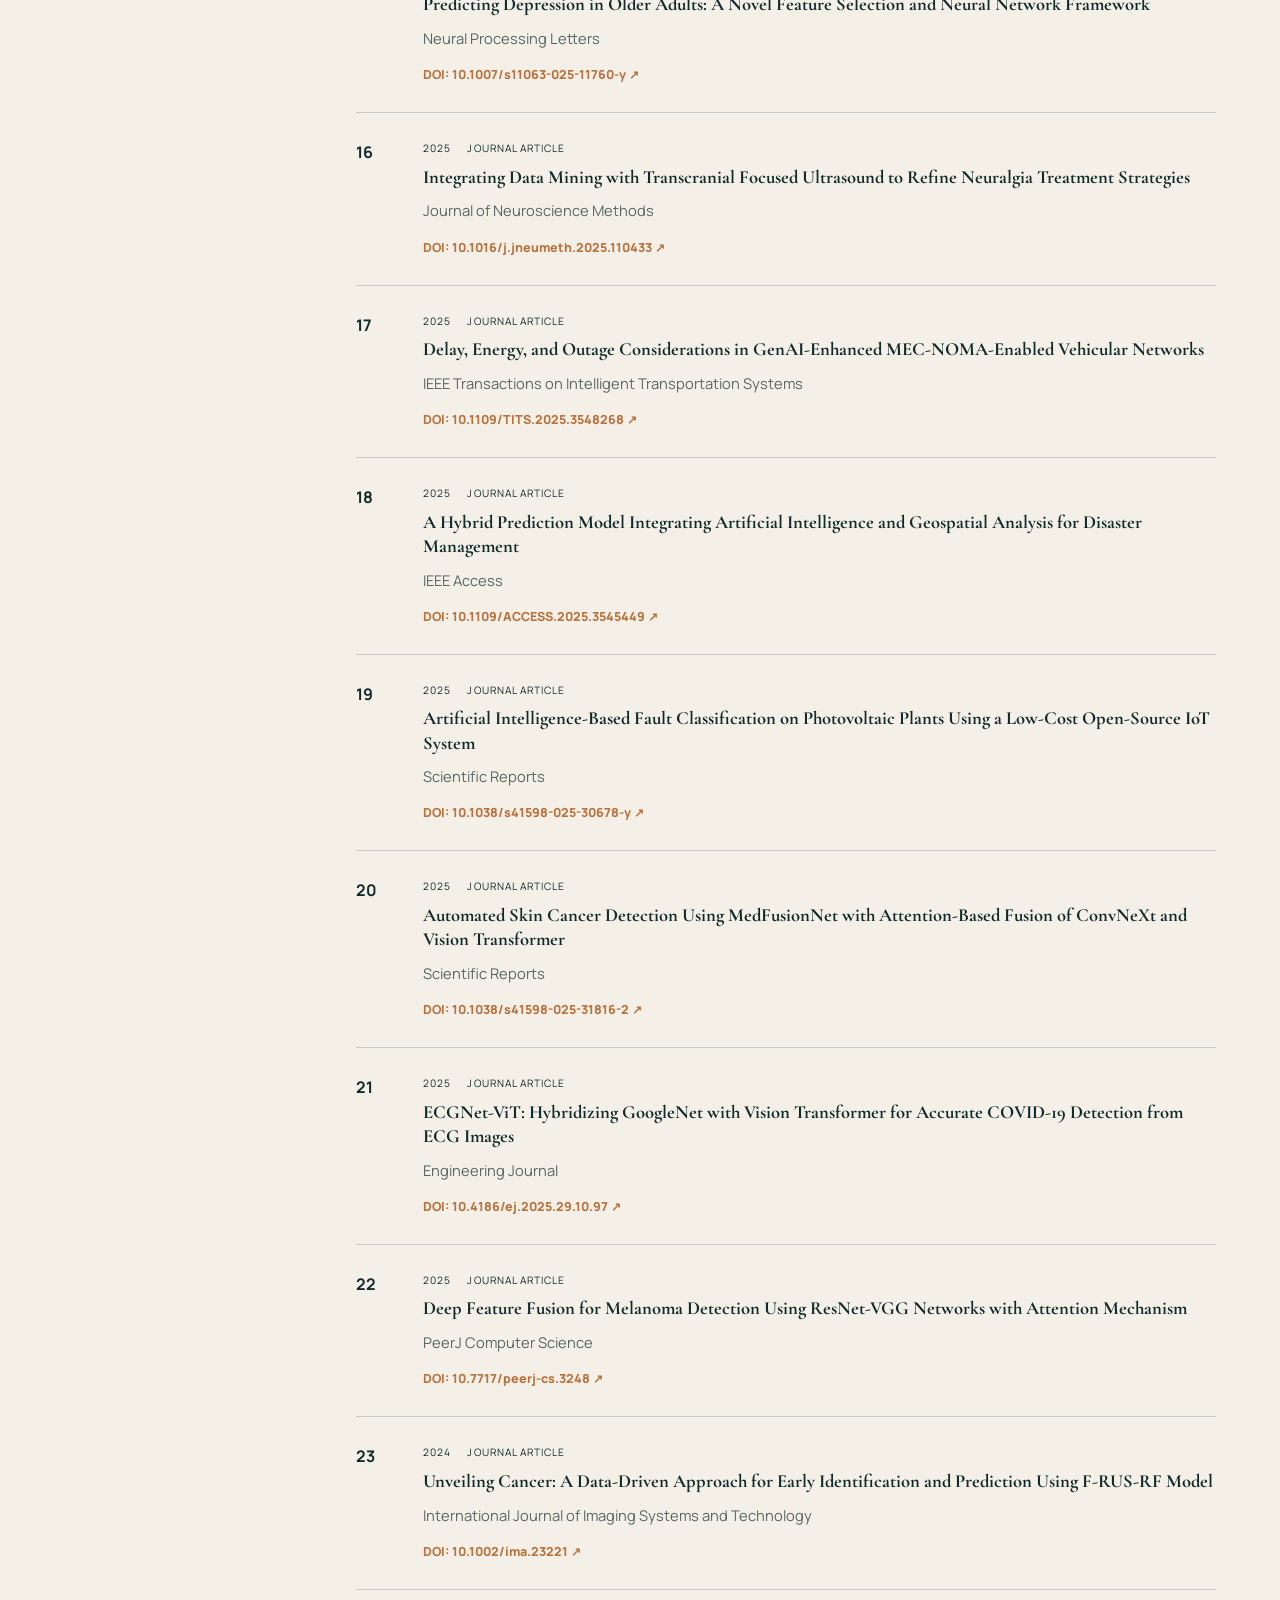
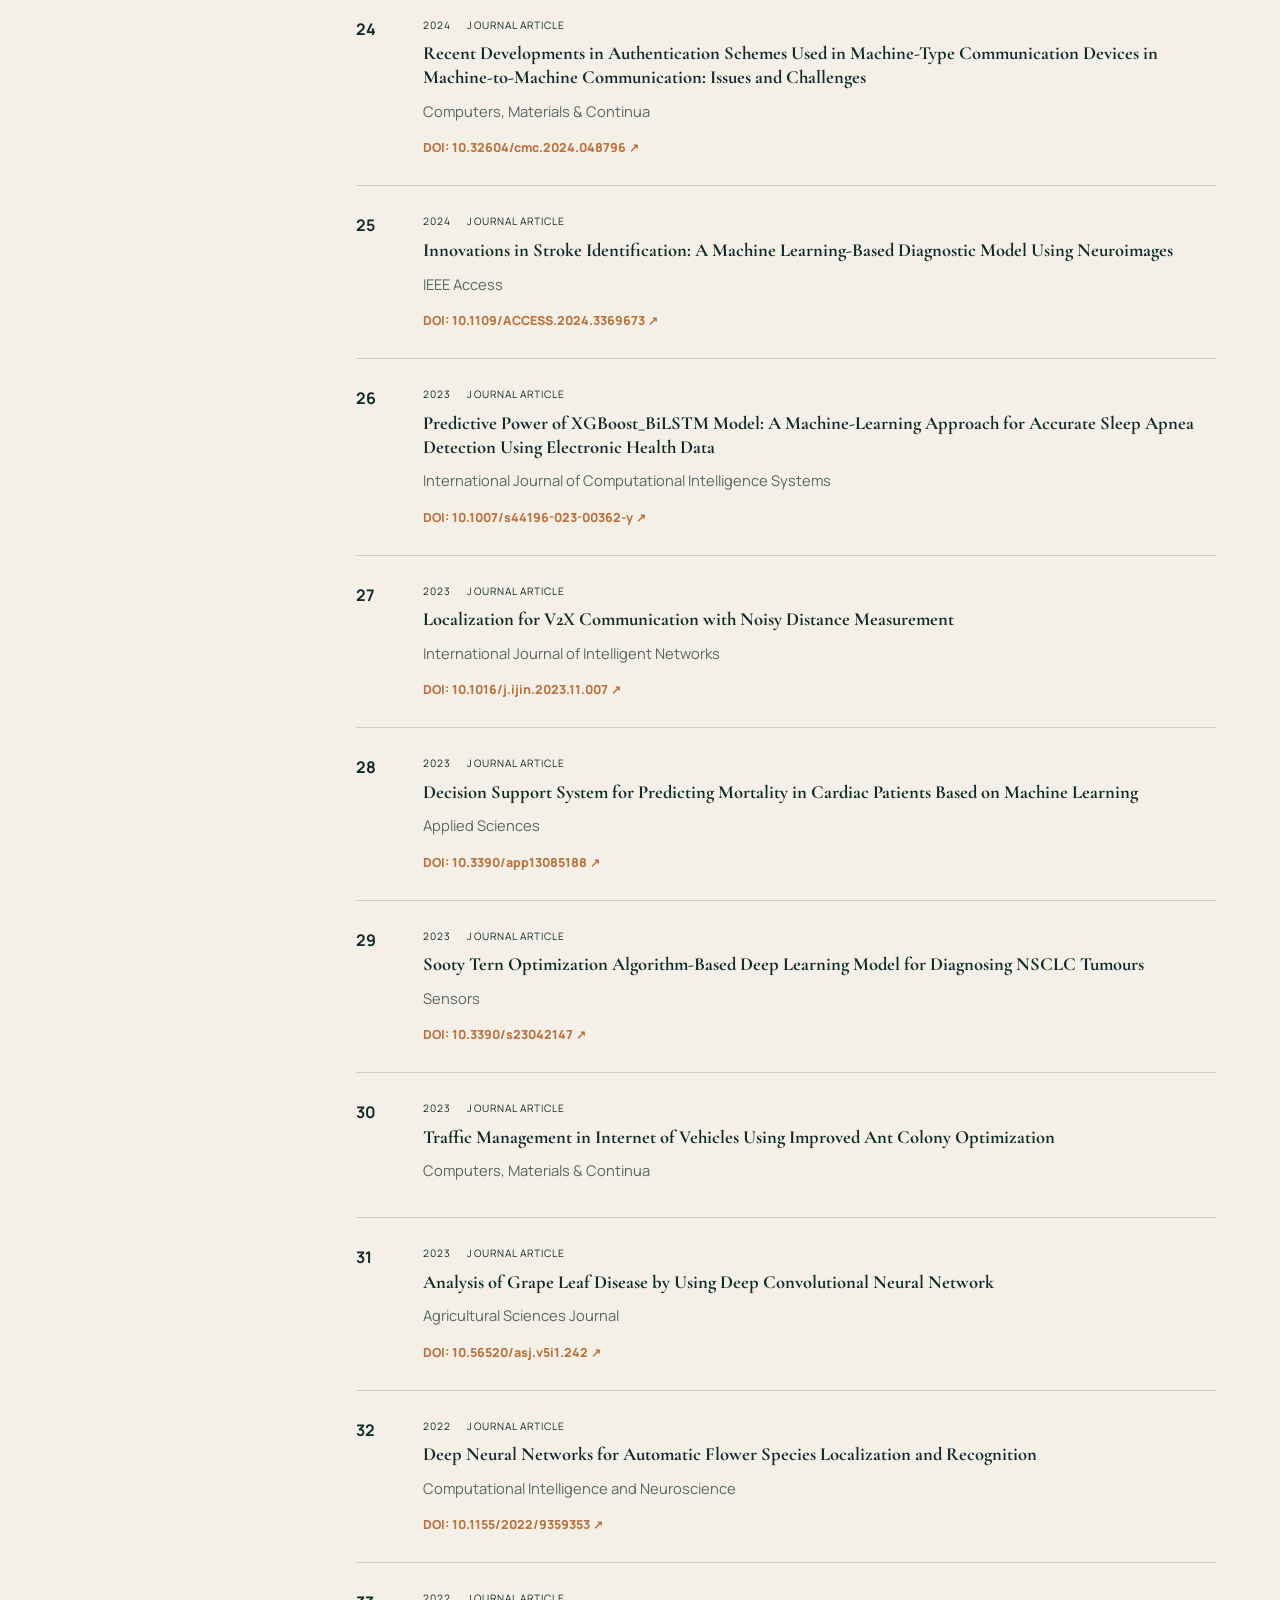
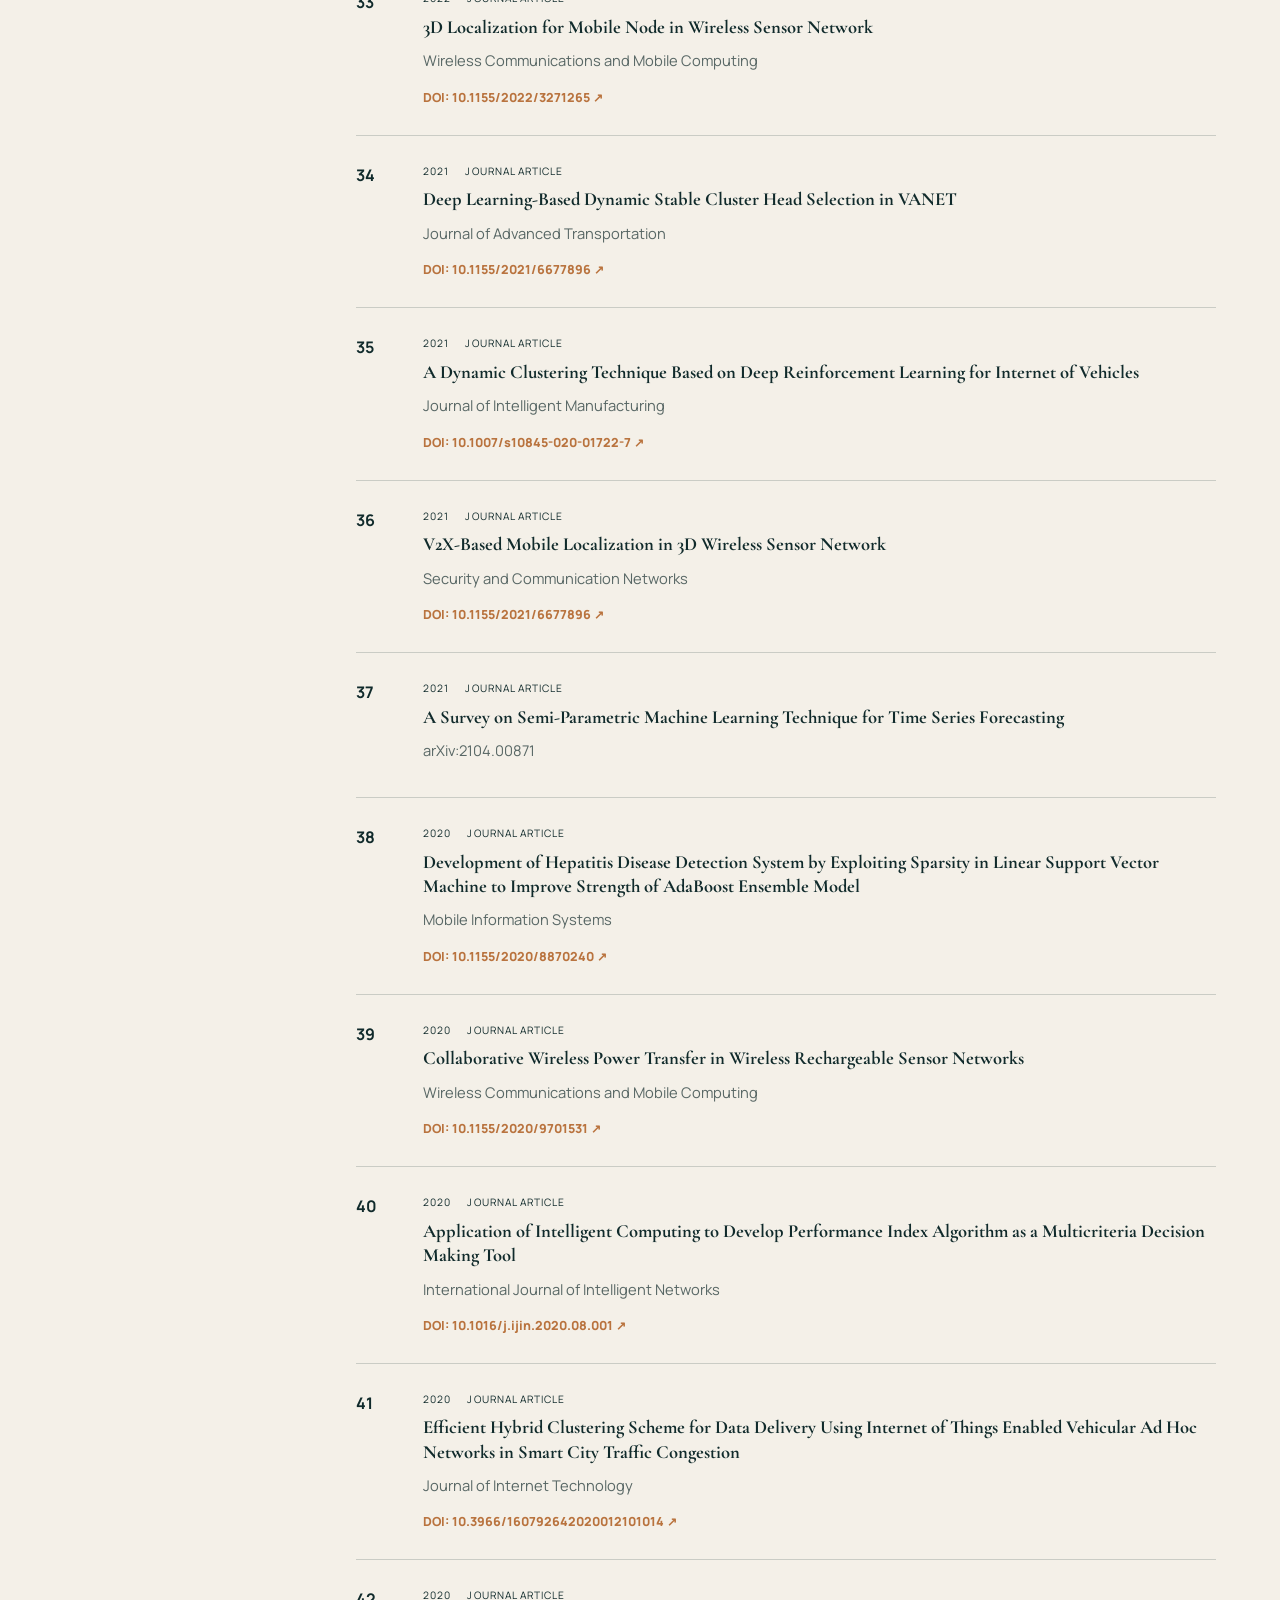
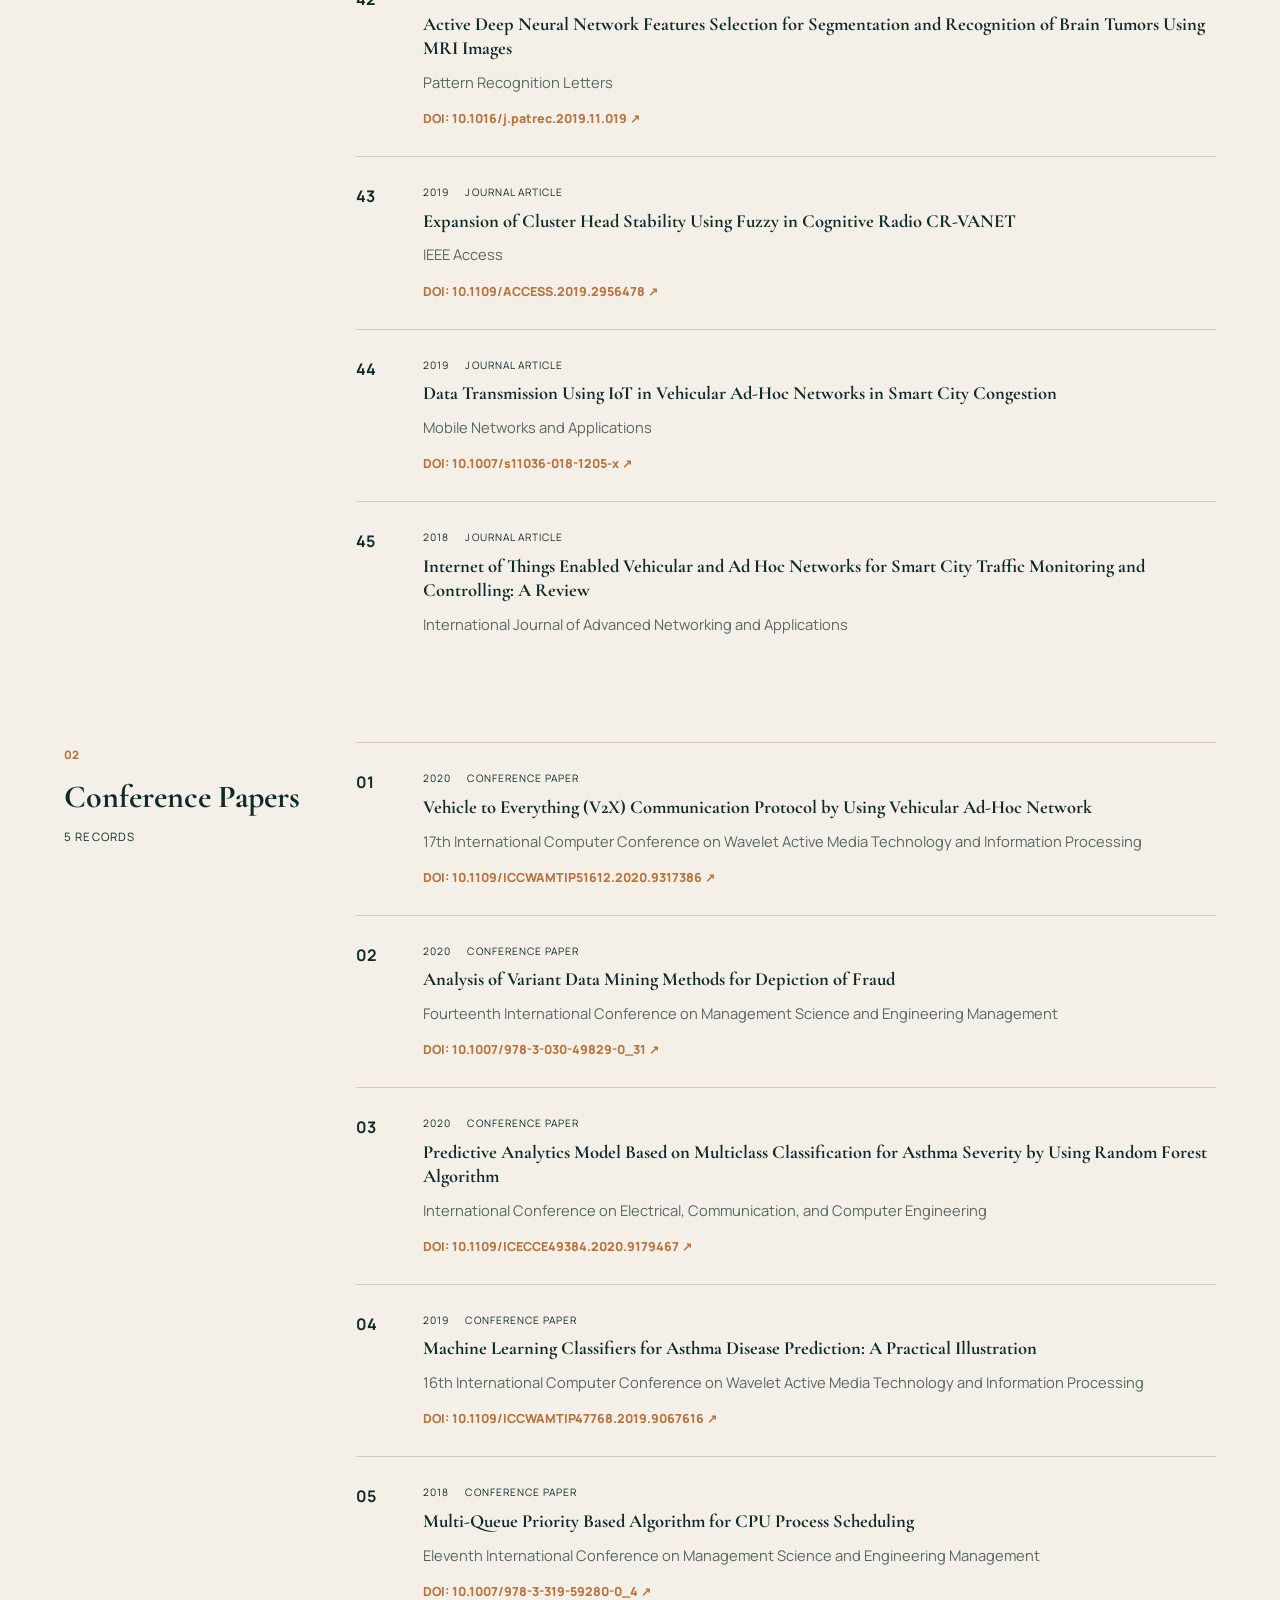
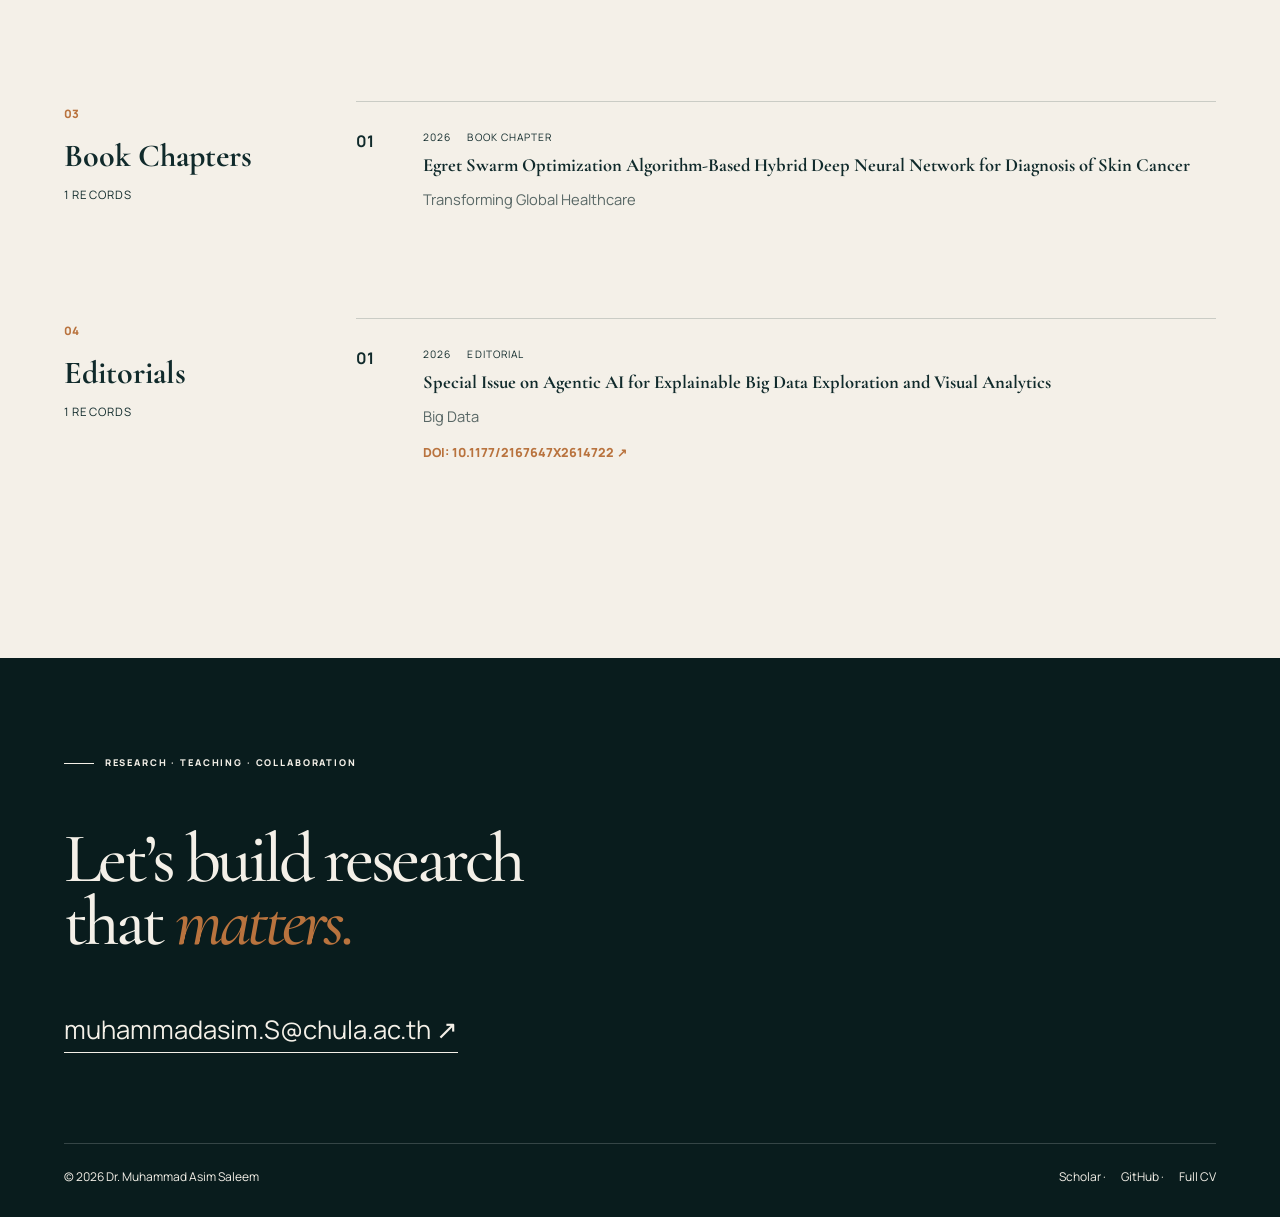
<file: publications/index.html>
<!doctype html><html lang="en"><head><meta charset="utf-8"><meta name="viewport" content="width=device-width,initial-scale=1"><title>Publications | AsimLab</title><meta name="description" content="Complete publication record of Dr. Muhammad Asim Saleem."><meta name="theme-color" content="#102a2b"><link rel="stylesheet" href="/assets/style.css?v=7"><link rel="icon" href="/assets/favicon.svg" type="image/svg+xml"></head><body><nav class="nav"><a class="brand" href="/">ASIMLAB<span>.</span></a><div class="links"><a  href="/">Home</a><a class="active" href="/publications/">Publications</a><a  href="/cv/">Full CV</a></div><a class="contact" href="mailto:muhammadasim.S@chula.ac.th">Contact ↗</a></nav><main><header class="inner-hero"><div><p class="kicker">Complete academic record</p><h1>Publications</h1></div><div class="summary"><strong>52</strong><p>Academic works listed from the supplied CV and organized by publication type and year.</p></div></header><div class="stats"><a href="#journal-article"><strong>45</strong><span>Journal Articles</span></a><a href="#conference-paper"><strong>5</strong><span>Conference Papers</span></a><a href="#book-chapter"><strong>1</strong><span>Book Chapters</span></a><a href="#editorial"><strong>1</strong><span>Editorials</span></a></div><div class="archive"><section class="archive-group" id="journal-article"><header><span>01</span><h2>Journal Articles</h2><p>45 records</p></header><div><article class="full-pub"><b>01</b><div><div class="meta"><span>2026</span><span>Journal Article</span></div><h3>Risk-Aware Adaptive Federated Learning for Cyber-Secure Edge-AI in Smart Edge-IoT Environments</h3><p>Computer Modeling in Engineering &amp; Sciences (CMES)</p></div></article><article class="full-pub"><b>02</b><div><div class="meta"><span>2026</span><span>Journal Article</span></div><h3>Dendrite-Inspired DRL Scheduling With Interpretable Semantic Receptive Fields in Adaptive Fog Computing</h3><p>IEEE Network</p></div></article><article class="full-pub"><b>03</b><div><div class="meta"><span>2026</span><span>Journal Article</span></div><h3>StrokeFuse-AttnNet: A Hybrid Feature Fusion and Self-Attention Model for Stroke Detection Using Neuroimages</h3><p>Complex &amp; Intelligent Systems</p><a href="https://doi.org/10.1007/s40747-026-02288-2">DOI: 10.1007/s40747-026-02288-2 ↗</a></div></article><article class="full-pub"><b>04</b><div><div class="meta"><span>2026</span><span>Journal Article</span></div><h3>Multi-Agent Reinforcement Learning for Real-Time Adaptive Lane Control in Mixed CAV-HDV Freeways Traffic</h3><p>IEEE Transactions on Consumer Electronics</p><a href="https://doi.org/10.1109/TCE.2026.3683075">DOI: 10.1109/TCE.2026.3683075 ↗</a></div></article><article class="full-pub"><b>05</b><div><div class="meta"><span>2026</span><span>Journal Article</span></div><h3>RSA-SAC: A Reliability- and Sparsity-Aware Scheduler for Real-Time Holographic Counterpart Orchestration in Consumer Fog Networks</h3><p>IEEE Transactions on Consumer Electronics</p><a href="https://doi.org/10.1109/TCE.2026.3665913">DOI: 10.1109/TCE.2026.3665913 ↗</a></div></article><article class="full-pub"><b>06</b><div><div class="meta"><span>2026</span><span>Journal Article</span></div><h3>A Hybrid Approach for Accurate Skin Lesion Segmentation Using LEDNet and Swin-UMamba</h3><p>Scientific Reports</p><a href="https://doi.org/10.1038/s41598-026-38056-y">DOI: 10.1038/s41598-026-38056-y ↗</a></div></article><article class="full-pub"><b>07</b><div><div class="meta"><span>2026</span><span>Journal Article</span></div><h3>Detection of Ransomware Attack in IoT-Based Smart Meter Using Hybrid Deep Learning Model</h3><p>IEEE Transactions on Consumer Electronics</p><a href="https://doi.org/10.1109/TCE.2026.3659127">DOI: 10.1109/TCE.2026.3659127 ↗</a></div></article><article class="full-pub"><b>08</b><div><div class="meta"><span>2025</span><span>Journal Article</span></div><h3>Enhancing Stroke Risk Prediction Through Class Balancing and Data Augmentation with CBDA-ResNet50</h3><p>Scientific Reports</p><a href="https://doi.org/10.1038/s41598-025-07350-6">DOI: 10.1038/s41598-025-07350-6 ↗</a></div></article><article class="full-pub"><b>09</b><div><div class="meta"><span>2025</span><span>Journal Article</span></div><h3>A Review of Practical Algorithms for Fault Diagnosis at DC Side of Photovoltaic Systems and Future Research Trends</h3><p>Engineering Journal</p><a href="https://doi.org/10.4186/ej.2025.29.9.29">DOI: 10.4186/ej.2025.29.9.29 ↗</a></div></article><article class="full-pub"><b>10</b><div><div class="meta"><span>2025</span><span>Journal Article</span></div><h3>A Data-Driven Approach for Early Dementia Prediction Using Insights from the Swedish National Study on Aging and Care</h3><p>Intelligence-Based Medicine</p><a href="https://doi.org/10.1016/j.ibmed.2025.100298">DOI: 10.1016/j.ibmed.2025.100298 ↗</a></div></article><article class="full-pub"><b>11</b><div><div class="meta"><span>2025</span><span>Journal Article</span></div><h3>VDO-Fit: Energy-Efficient OFDM Scheduling for Deadline-Constrained Transmission in Vehicular Networks</h3><p>IEEE Transactions on Consumer Electronics</p><a href="https://doi.org/10.1109/TCE.2025.3602895">DOI: 10.1109/TCE.2025.3602895 ↗</a></div></article><article class="full-pub"><b>12</b><div><div class="meta"><span>2025</span><span>Journal Article</span></div><h3>Blockchain Enabled Reserved Pricing and Privacy Preserving Model for Peer-to-Peer Energy Trading in Smart Grid</h3><p>IEEE Transactions on Consumer Electronics</p><a href="https://doi.org/10.1109/TCE.2025.3596907">DOI: 10.1109/TCE.2025.3596907 ↗</a></div></article><article class="full-pub"><b>13</b><div><div class="meta"><span>2025</span><span>Journal Article</span></div><h3>FPGA-Driven Secure Energy Routing and Attack Detection in Decentralized Microgrids With SREM-Based Dynamic Path Optimization</h3><p>IEEE Transactions on Consumer Electronics</p><a href="https://doi.org/10.1109/TCE.2025.3600689">DOI: 10.1109/TCE.2025.3600689 ↗</a></div></article><article class="full-pub"><b>14</b><div><div class="meta"><span>2025</span><span>Journal Article</span></div><h3>Neural-XGBoost: A Hybrid Approach for Disaster Prediction and Management Using Machine Learning</h3><p>IEEE Access</p><a href="https://doi.org/10.1109/ACCESS.2025.3569499">DOI: 10.1109/ACCESS.2025.3569499 ↗</a></div></article><article class="full-pub"><b>15</b><div><div class="meta"><span>2025</span><span>Journal Article</span></div><h3>Predicting Depression in Older Adults: A Novel Feature Selection and Neural Network Framework</h3><p>Neural Processing Letters</p><a href="https://doi.org/10.1007/s11063-025-11760-y">DOI: 10.1007/s11063-025-11760-y ↗</a></div></article><article class="full-pub"><b>16</b><div><div class="meta"><span>2025</span><span>Journal Article</span></div><h3>Integrating Data Mining with Transcranial Focused Ultrasound to Refine Neuralgia Treatment Strategies</h3><p>Journal of Neuroscience Methods</p><a href="https://doi.org/10.1016/j.jneumeth.2025.110433">DOI: 10.1016/j.jneumeth.2025.110433 ↗</a></div></article><article class="full-pub"><b>17</b><div><div class="meta"><span>2025</span><span>Journal Article</span></div><h3>Delay, Energy, and Outage Considerations in GenAI-Enhanced MEC-NOMA-Enabled Vehicular Networks</h3><p>IEEE Transactions on Intelligent Transportation Systems</p><a href="https://doi.org/10.1109/TITS.2025.3548268">DOI: 10.1109/TITS.2025.3548268 ↗</a></div></article><article class="full-pub"><b>18</b><div><div class="meta"><span>2025</span><span>Journal Article</span></div><h3>A Hybrid Prediction Model Integrating Artificial Intelligence and Geospatial Analysis for Disaster Management</h3><p>IEEE Access</p><a href="https://doi.org/10.1109/ACCESS.2025.3545449">DOI: 10.1109/ACCESS.2025.3545449 ↗</a></div></article><article class="full-pub"><b>19</b><div><div class="meta"><span>2025</span><span>Journal Article</span></div><h3>Artificial Intelligence-Based Fault Classification on Photovoltaic Plants Using a Low-Cost Open-Source IoT System</h3><p>Scientific Reports</p><a href="https://doi.org/10.1038/s41598-025-30678-y">DOI: 10.1038/s41598-025-30678-y ↗</a></div></article><article class="full-pub"><b>20</b><div><div class="meta"><span>2025</span><span>Journal Article</span></div><h3>Automated Skin Cancer Detection Using MedFusionNet with Attention-Based Fusion of ConvNeXt and Vision Transformer</h3><p>Scientific Reports</p><a href="https://doi.org/10.1038/s41598-025-31816-2">DOI: 10.1038/s41598-025-31816-2 ↗</a></div></article><article class="full-pub"><b>21</b><div><div class="meta"><span>2025</span><span>Journal Article</span></div><h3>ECGNet-ViT: Hybridizing GoogleNet with Vision Transformer for Accurate COVID-19 Detection from ECG Images</h3><p>Engineering Journal</p><a href="https://doi.org/10.4186/ej.2025.29.10.97">DOI: 10.4186/ej.2025.29.10.97 ↗</a></div></article><article class="full-pub"><b>22</b><div><div class="meta"><span>2025</span><span>Journal Article</span></div><h3>Deep Feature Fusion for Melanoma Detection Using ResNet-VGG Networks with Attention Mechanism</h3><p>PeerJ Computer Science</p><a href="https://doi.org/10.7717/peerj-cs.3248">DOI: 10.7717/peerj-cs.3248 ↗</a></div></article><article class="full-pub"><b>23</b><div><div class="meta"><span>2024</span><span>Journal Article</span></div><h3>Unveiling Cancer: A Data-Driven Approach for Early Identification and Prediction Using F-RUS-RF Model</h3><p>International Journal of Imaging Systems and Technology</p><a href="https://doi.org/10.1002/ima.23221">DOI: 10.1002/ima.23221 ↗</a></div></article><article class="full-pub"><b>24</b><div><div class="meta"><span>2024</span><span>Journal Article</span></div><h3>Recent Developments in Authentication Schemes Used in Machine-Type Communication Devices in Machine-to-Machine Communication: Issues and Challenges</h3><p>Computers, Materials &amp; Continua</p><a href="https://doi.org/10.32604/cmc.2024.048796">DOI: 10.32604/cmc.2024.048796 ↗</a></div></article><article class="full-pub"><b>25</b><div><div class="meta"><span>2024</span><span>Journal Article</span></div><h3>Innovations in Stroke Identification: A Machine Learning-Based Diagnostic Model Using Neuroimages</h3><p>IEEE Access</p><a href="https://doi.org/10.1109/ACCESS.2024.3369673">DOI: 10.1109/ACCESS.2024.3369673 ↗</a></div></article><article class="full-pub"><b>26</b><div><div class="meta"><span>2023</span><span>Journal Article</span></div><h3>Predictive Power of XGBoost_BiLSTM Model: A Machine-Learning Approach for Accurate Sleep Apnea Detection Using Electronic Health Data</h3><p>International Journal of Computational Intelligence Systems</p><a href="https://doi.org/10.1007/s44196-023-00362-y">DOI: 10.1007/s44196-023-00362-y ↗</a></div></article><article class="full-pub"><b>27</b><div><div class="meta"><span>2023</span><span>Journal Article</span></div><h3>Localization for V2X Communication with Noisy Distance Measurement</h3><p>International Journal of Intelligent Networks</p><a href="https://doi.org/10.1016/j.ijin.2023.11.007">DOI: 10.1016/j.ijin.2023.11.007 ↗</a></div></article><article class="full-pub"><b>28</b><div><div class="meta"><span>2023</span><span>Journal Article</span></div><h3>Decision Support System for Predicting Mortality in Cardiac Patients Based on Machine Learning</h3><p>Applied Sciences</p><a href="https://doi.org/10.3390/app13085188">DOI: 10.3390/app13085188 ↗</a></div></article><article class="full-pub"><b>29</b><div><div class="meta"><span>2023</span><span>Journal Article</span></div><h3>Sooty Tern Optimization Algorithm-Based Deep Learning Model for Diagnosing NSCLC Tumours</h3><p>Sensors</p><a href="https://doi.org/10.3390/s23042147">DOI: 10.3390/s23042147 ↗</a></div></article><article class="full-pub"><b>30</b><div><div class="meta"><span>2023</span><span>Journal Article</span></div><h3>Traffic Management in Internet of Vehicles Using Improved Ant Colony Optimization</h3><p>Computers, Materials &amp; Continua</p></div></article><article class="full-pub"><b>31</b><div><div class="meta"><span>2023</span><span>Journal Article</span></div><h3>Analysis of Grape Leaf Disease by Using Deep Convolutional Neural Network</h3><p>Agricultural Sciences Journal</p><a href="https://doi.org/10.56520/asj.v5i1.242">DOI: 10.56520/asj.v5i1.242 ↗</a></div></article><article class="full-pub"><b>32</b><div><div class="meta"><span>2022</span><span>Journal Article</span></div><h3>Deep Neural Networks for Automatic Flower Species Localization and Recognition</h3><p>Computational Intelligence and Neuroscience</p><a href="https://doi.org/10.1155/2022/9359353">DOI: 10.1155/2022/9359353 ↗</a></div></article><article class="full-pub"><b>33</b><div><div class="meta"><span>2022</span><span>Journal Article</span></div><h3>3D Localization for Mobile Node in Wireless Sensor Network</h3><p>Wireless Communications and Mobile Computing</p><a href="https://doi.org/10.1155/2022/3271265">DOI: 10.1155/2022/3271265 ↗</a></div></article><article class="full-pub"><b>34</b><div><div class="meta"><span>2021</span><span>Journal Article</span></div><h3>Deep Learning-Based Dynamic Stable Cluster Head Selection in VANET</h3><p>Journal of Advanced Transportation</p><a href="https://doi.org/10.1155/2021/6677896">DOI: 10.1155/2021/6677896 ↗</a></div></article><article class="full-pub"><b>35</b><div><div class="meta"><span>2021</span><span>Journal Article</span></div><h3>A Dynamic Clustering Technique Based on Deep Reinforcement Learning for Internet of Vehicles</h3><p>Journal of Intelligent Manufacturing</p><a href="https://doi.org/10.1007/s10845-020-01722-7">DOI: 10.1007/s10845-020-01722-7 ↗</a></div></article><article class="full-pub"><b>36</b><div><div class="meta"><span>2021</span><span>Journal Article</span></div><h3>V2X-Based Mobile Localization in 3D Wireless Sensor Network</h3><p>Security and Communication Networks</p><a href="https://doi.org/10.1155/2021/6677896">DOI: 10.1155/2021/6677896 ↗</a></div></article><article class="full-pub"><b>37</b><div><div class="meta"><span>2021</span><span>Journal Article</span></div><h3>A Survey on Semi-Parametric Machine Learning Technique for Time Series Forecasting</h3><p>arXiv:2104.00871</p></div></article><article class="full-pub"><b>38</b><div><div class="meta"><span>2020</span><span>Journal Article</span></div><h3>Development of Hepatitis Disease Detection System by Exploiting Sparsity in Linear Support Vector Machine to Improve Strength of AdaBoost Ensemble Model</h3><p>Mobile Information Systems</p><a href="https://doi.org/10.1155/2020/8870240">DOI: 10.1155/2020/8870240 ↗</a></div></article><article class="full-pub"><b>39</b><div><div class="meta"><span>2020</span><span>Journal Article</span></div><h3>Collaborative Wireless Power Transfer in Wireless Rechargeable Sensor Networks</h3><p>Wireless Communications and Mobile Computing</p><a href="https://doi.org/10.1155/2020/9701531">DOI: 10.1155/2020/9701531 ↗</a></div></article><article class="full-pub"><b>40</b><div><div class="meta"><span>2020</span><span>Journal Article</span></div><h3>Application of Intelligent Computing to Develop Performance Index Algorithm as a Multicriteria Decision Making Tool</h3><p>International Journal of Intelligent Networks</p><a href="https://doi.org/10.1016/j.ijin.2020.08.001">DOI: 10.1016/j.ijin.2020.08.001 ↗</a></div></article><article class="full-pub"><b>41</b><div><div class="meta"><span>2020</span><span>Journal Article</span></div><h3>Efficient Hybrid Clustering Scheme for Data Delivery Using Internet of Things Enabled Vehicular Ad Hoc Networks in Smart City Traffic Congestion</h3><p>Journal of Internet Technology</p><a href="https://doi.org/10.3966/160792642020012101014">DOI: 10.3966/160792642020012101014 ↗</a></div></article><article class="full-pub"><b>42</b><div><div class="meta"><span>2020</span><span>Journal Article</span></div><h3>Active Deep Neural Network Features Selection for Segmentation and Recognition of Brain Tumors Using MRI Images</h3><p>Pattern Recognition Letters</p><a href="https://doi.org/10.1016/j.patrec.2019.11.019">DOI: 10.1016/j.patrec.2019.11.019 ↗</a></div></article><article class="full-pub"><b>43</b><div><div class="meta"><span>2019</span><span>Journal Article</span></div><h3>Expansion of Cluster Head Stability Using Fuzzy in Cognitive Radio CR-VANET</h3><p>IEEE Access</p><a href="https://doi.org/10.1109/ACCESS.2019.2956478">DOI: 10.1109/ACCESS.2019.2956478 ↗</a></div></article><article class="full-pub"><b>44</b><div><div class="meta"><span>2019</span><span>Journal Article</span></div><h3>Data Transmission Using IoT in Vehicular Ad-Hoc Networks in Smart City Congestion</h3><p>Mobile Networks and Applications</p><a href="https://doi.org/10.1007/s11036-018-1205-x">DOI: 10.1007/s11036-018-1205-x ↗</a></div></article><article class="full-pub"><b>45</b><div><div class="meta"><span>2018</span><span>Journal Article</span></div><h3>Internet of Things Enabled Vehicular and Ad Hoc Networks for Smart City Traffic Monitoring and Controlling: A Review</h3><p>International Journal of Advanced Networking and Applications</p></div></article></div></section><section class="archive-group" id="conference-paper"><header><span>02</span><h2>Conference Papers</h2><p>5 records</p></header><div><article class="full-pub"><b>01</b><div><div class="meta"><span>2020</span><span>Conference Paper</span></div><h3>Vehicle to Everything (V2X) Communication Protocol by Using Vehicular Ad-Hoc Network</h3><p>17th International Computer Conference on Wavelet Active Media Technology and Information Processing</p><a href="https://doi.org/10.1109/ICCWAMTIP51612.2020.9317386">DOI: 10.1109/ICCWAMTIP51612.2020.9317386 ↗</a></div></article><article class="full-pub"><b>02</b><div><div class="meta"><span>2020</span><span>Conference Paper</span></div><h3>Analysis of Variant Data Mining Methods for Depiction of Fraud</h3><p>Fourteenth International Conference on Management Science and Engineering Management</p><a href="https://doi.org/10.1007/978-3-030-49829-0_31">DOI: 10.1007/978-3-030-49829-0_31 ↗</a></div></article><article class="full-pub"><b>03</b><div><div class="meta"><span>2020</span><span>Conference Paper</span></div><h3>Predictive Analytics Model Based on Multiclass Classification for Asthma Severity by Using Random Forest Algorithm</h3><p>International Conference on Electrical, Communication, and Computer Engineering</p><a href="https://doi.org/10.1109/ICECCE49384.2020.9179467">DOI: 10.1109/ICECCE49384.2020.9179467 ↗</a></div></article><article class="full-pub"><b>04</b><div><div class="meta"><span>2019</span><span>Conference Paper</span></div><h3>Machine Learning Classifiers for Asthma Disease Prediction: A Practical Illustration</h3><p>16th International Computer Conference on Wavelet Active Media Technology and Information Processing</p><a href="https://doi.org/10.1109/ICCWAMTIP47768.2019.9067616">DOI: 10.1109/ICCWAMTIP47768.2019.9067616 ↗</a></div></article><article class="full-pub"><b>05</b><div><div class="meta"><span>2018</span><span>Conference Paper</span></div><h3>Multi-Queue Priority Based Algorithm for CPU Process Scheduling</h3><p>Eleventh International Conference on Management Science and Engineering Management</p><a href="https://doi.org/10.1007/978-3-319-59280-0_4">DOI: 10.1007/978-3-319-59280-0_4 ↗</a></div></article></div></section><section class="archive-group" id="book-chapter"><header><span>03</span><h2>Book Chapters</h2><p>1 records</p></header><div><article class="full-pub"><b>01</b><div><div class="meta"><span>2026</span><span>Book Chapter</span></div><h3>Egret Swarm Optimization Algorithm-Based Hybrid Deep Neural Network for Diagnosis of Skin Cancer</h3><p>Transforming Global Healthcare</p></div></article></div></section><section class="archive-group" id="editorial"><header><span>04</span><h2>Editorials</h2><p>1 records</p></header><div><article class="full-pub"><b>01</b><div><div class="meta"><span>2026</span><span>Editorial</span></div><h3>Special Issue on Agentic AI for Explainable Big Data Exploration and Visual Analytics</h3><p>Big Data</p><a href="https://doi.org/10.1177/2167647X2614722">DOI: 10.1177/2167647X2614722 ↗</a></div></article></div></section></div></main><footer><div><p class="kicker">Research · Teaching · Collaboration</p><h2>Let’s build research<br>that <em>matters.</em></h2><a class="email" href="mailto:muhammadasim.S@chula.ac.th">muhammadasim.S@chula.ac.th ↗</a></div><div class="foot"><span>© 2026 Dr. Muhammad Asim Saleem</span><span><a href="https://scholar.google.com.pk/citations?user=uTJ-_NQAAAAJ&hl=en">Scholar</a> · <a href="https://github.com/asim-lab">GitHub</a> · <a href="/cv/">Full CV</a></span></div></footer></body></html>
</file>
<file: assets/style.css>
@import url("https://fonts.googleapis.com/css2?family=Cormorant+Garamond:ital,wght@0,400;0,500;0,600;0,700;1,400&family=Manrope:wght@400;500;600;700&display=swap");
:root{--ink:#102a2b;--paper:#f4f0e8;--deep:#e8e1d4;--accent:#b9733e;--lime:#d5df88;--line:rgba(16,42,43,.18)}*{box-sizing:border-box}html{scroll-behavior:smooth}body{margin:0;background:var(--paper);color:var(--ink);font-family:"Manrope",Arial,sans-serif}a{color:inherit;text-decoration:none}h1,h2,h3{font-family:"Cormorant Garamond",Georgia,serif}.nav{min-height:86px;display:grid;grid-template-columns:1fr auto 1fr;align-items:center;padding:0 5vw;border-bottom:1px solid var(--line);background:rgba(244,240,232,.94);backdrop-filter:blur(14px);position:sticky;top:0;z-index:10}.brand{font:700 2rem "Cormorant Garamond",Georgia,serif;letter-spacing:-.08em}.brand span,em{color:var(--accent)}.links{display:flex;gap:2rem;text-transform:uppercase;font-size:.74rem;font-weight:700;letter-spacing:.12em}.links a:hover,.links .active{color:var(--accent)}.contact{justify-self:end;border-bottom:1px solid;padding-bottom:.25rem;font-size:.78rem;font-weight:700;text-transform:uppercase;letter-spacing:.1em}.hero{min-height:calc(100vh - 86px);display:grid;grid-template-columns:1.2fr .8fr;align-items:center;gap:6vw;padding:6vw 8vw}.kicker{font-size:.72rem;font-weight:800;text-transform:uppercase;letter-spacing:.2em}.kicker:before{content:'';display:inline-block;width:2.4rem;height:1px;background:currentColor;vertical-align:middle;margin-right:.8rem}.hero h1{font-size:clamp(4rem,7.4vw,8rem);font-weight:500;line-height:.82;letter-spacing:-.06em;margin:2rem 0}.lead{max-width:44rem;font-size:1.1rem;line-height:1.8;color:#536361}.actions{display:flex;gap:.8rem;flex-wrap:wrap;margin-top:2rem}.button{display:inline-block;border:1px solid;padding:1rem 1.25rem;font-size:.75rem;font-weight:800;letter-spacing:.08em;text-transform:uppercase}.primary{background:var(--ink);color:var(--paper)}.portrait{position:relative;padding:1rem;border:1px solid var(--line)}.portrait img{width:100%;aspect-ratio:4/5.1;object-fit:cover;object-position:top;display:block}.portrait div{position:absolute;left:-2rem;bottom:2rem;background:var(--lime);padding:1rem 1.25rem}.portrait small,.portrait strong{display:block}.status{font-size:.7rem;text-transform:uppercase;letter-spacing:.12em}.status:first-letter{color:#5d8b56}.band{display:flex;justify-content:space-around;gap:2rem;overflow:hidden;background:var(--accent);color:white;padding:1.15rem 2rem;font:italic 1.2rem "Cormorant Garamond",Georgia,serif;white-space:nowrap}.band i{color:var(--lime)}.section{display:grid;grid-template-columns:minmax(120px,.22fr) 1fr;gap:4vw;padding:7rem 8vw}.section aside{text-transform:uppercase;font-size:.68rem;font-weight:800;letter-spacing:.14em;border-top:1px solid;padding-top:1rem;align-self:start}.section h2,.cv-section h2{font-size:clamp(2.8rem,5vw,5.2rem);font-weight:500;letter-spacing:-.04em;line-height:1;margin:0 0 3rem}.dark{background:var(--ink);color:var(--paper)}.cols{display:grid;grid-template-columns:1fr 1fr;gap:4rem;max-width:70rem}.cols p,.card p,.grid4 p,.records p,.full-pub p{line-height:1.75;color:#586765}.dark .grid4 p,.dark .records p{color:#b7c3bc}.profile-links{display:flex;gap:2rem;flex-wrap:wrap;margin-top:3rem;padding-top:1.5rem;border-top:1px solid var(--line);font-size:.72rem;font-weight:800;text-transform:uppercase;letter-spacing:.1em}.grid4{display:grid;grid-template-columns:repeat(4,1fr);gap:1px;background:rgba(255,255,255,.18)}.grid4 article{background:var(--ink);padding:2rem}.grid4 b{color:var(--lime)}.grid4 h3{font-size:1.5rem}.section-top{display:flex;justify-content:space-between;align-items:end}.section-top a{font-size:.75rem;text-transform:uppercase;font-weight:800;letter-spacing:.08em}.pub-row{display:grid;grid-template-columns:50px 1fr auto;gap:1.5rem;padding:2rem 0;border-top:1px solid var(--line)}.pub-row h3{font-size:1.35rem;margin:.5rem 0}.pub-row p{margin:0;color:#586765}.tag,.meta span{font-size:.64rem;text-transform:uppercase;letter-spacing:.1em}.records article{display:grid;grid-template-columns:minmax(120px,.25fr) 1fr;gap:2rem;border-top:1px solid rgba(255,255,255,.18);padding:1.5rem 0}.records article>span{font-size:.76rem;font-weight:700}.records h3{font-size:1.3rem;margin:0 0 .35rem}.records p{margin:0}.light .records article,.cv-section .records article{border-color:var(--line)}.cards{display:grid;grid-template-columns:repeat(2,1fr);gap:1rem}.card{border:1px solid var(--line);padding:2rem;min-height:280px;display:flex;flex-direction:column}.card h3{font-size:1.65rem}.card strong{margin-top:auto;font-size:.72rem;text-transform:uppercase;letter-spacing:.1em}.inner-hero,.cv-hero{display:grid;grid-template-columns:1fr .65fr;gap:6vw;align-items:end;padding:7rem 8vw}.inner-hero h1,.cv-hero h1{font-size:clamp(4rem,9vw,9rem);font-weight:500;letter-spacing:-.06em;line-height:.8;margin:1.5rem 0}.summary{display:flex;gap:2rem;align-items:center}.summary strong{font:6rem "Cormorant Garamond",Georgia,serif;color:var(--accent)}.summary p{line-height:1.6}.stats{display:grid;grid-template-columns:repeat(4,1fr);background:var(--ink);color:var(--paper);padding:0 8vw}.stats a{padding:2rem;border-right:1px solid rgba(255,255,255,.15)}.stats strong,.stats span{display:block}.stats strong{font:3rem "Cormorant Garamond",Georgia,serif;color:var(--lime)}.stats span{font-size:.68rem;text-transform:uppercase;letter-spacing:.1em}.archive{padding:5rem 8vw 8rem}.archive-group{display:grid;grid-template-columns:minmax(190px,.28fr) 1fr;gap:4vw;margin-bottom:6rem}.archive-group>header{position:sticky;top:115px;align-self:start}.archive-group>header span{font-size:.72rem;font-weight:800;color:var(--accent)}.archive-group>header h2{font-size:2.4rem;margin:.8rem 0}.archive-group>header p{font-size:.72rem;text-transform:uppercase;letter-spacing:.1em}.full-pub{display:grid;grid-template-columns:45px 1fr;gap:1.4rem;padding:1.75rem 0;border-top:1px solid var(--line)}.full-pub h3{font-size:1.3rem;line-height:1.3;margin:.6rem 0}.full-pub p{margin:.35rem 0}.full-pub a{display:inline-block;margin-top:.6rem;color:var(--accent);font-size:.78rem;font-weight:800}.meta{display:flex;gap:1rem}.cv-hero img{width:min(320px,100%);aspect-ratio:4/5;object-fit:cover;object-position:top;justify-self:end}.cv-section{padding:6rem 8vw}.cv-section>header{display:grid;grid-template-columns:100px 1fr;border-top:1px solid var(--line);padding-top:1rem}.cv-section>header>span{font-weight:800;color:var(--accent)}.cv-section>header h2{font-size:3.2rem}.cv-section .records{margin-left:100px}.alt{background:var(--deep)}.expertise{display:grid;grid-template-columns:repeat(2,1fr);gap:1rem;margin-left:100px}.expertise article{border:1px solid var(--line);padding:1.5rem}.expertise small{text-transform:uppercase;letter-spacing:.12em;font-weight:800}.expertise h3{line-height:1.45}.certs{margin-left:100px;columns:2;column-gap:4rem}.certs li{break-inside:avoid;padding:.8rem 0;border-bottom:1px solid var(--line);line-height:1.5}.callout{padding:5rem 8vw;background:var(--lime);display:flex;justify-content:space-between;align-items:center}.callout h2{font-size:3rem;margin:.8rem 0}footer{background:#091c1d;color:var(--paper);padding:7rem 8vw 2rem}footer h2{font-size:clamp(3.5rem,7vw,7.5rem);line-height:.9;font-weight:500;letter-spacing:-.05em}.email{font-size:clamp(1rem,2vw,1.6rem);border-bottom:1px solid;padding-bottom:.3rem}.foot{display:flex;justify-content:space-between;gap:2rem;margin-top:6rem;padding-top:1.5rem;border-top:1px solid rgba(255,255,255,.18);font-size:.75rem}.foot a{margin-left:.8rem}@media(max-width:900px){.nav{grid-template-columns:1fr auto}.links{display:none}.hero,.inner-hero,.cv-hero{grid-template-columns:1fr}.hero{padding-top:4rem}.hero h1{font-size:clamp(3.5rem,14vw,6rem)}.portrait{max-width:460px}.section{grid-template-columns:1fr;padding:5rem 6vw}.cols,.grid4,.cards,.expertise{grid-template-columns:1fr}.archive-group{grid-template-columns:1fr}.archive-group>header{position:static}.stats{grid-template-columns:repeat(2,1fr);padding:0 4vw}.cv-section .records,.expertise,.certs{margin-left:0}.certs{columns:1}.cv-section>header{grid-template-columns:50px 1fr}.cv-section>header h2{font-size:2.5rem}.callout{align-items:flex-start;gap:2rem;flex-direction:column}}@media(max-width:560px){.nav{min-height:70px}.contact{font-size:.66rem}.hero{padding:4rem 6vw}.hero h1{font-size:3.4rem}.portrait div{left:.5rem}.band{justify-content:flex-start}.pub-row{grid-template-columns:35px 1fr}.pub-row>strong{display:none}.inner-hero,.cv-hero{padding:5rem 6vw}.inner-hero h1,.cv-hero h1{font-size:3.8rem}.summary strong{font-size:4rem}.stats{grid-template-columns:1fr}.archive{padding:4rem 6vw}.full-pub{grid-template-columns:30px 1fr}.foot{flex-direction:column}}
@media (min-width:901px){
  :root{--hero-nav:64px}
  .nav{height:var(--hero-nav);min-height:0;padding-inline:3.5vw}
  .brand{font-size:1.28rem}
  .links{gap:1.65rem;font-size:.6rem}
  .contact{font-size:.62rem}
  .hero{width:min(100%,74rem);min-height:calc(100svh - var(--hero-nav));margin-inline:auto;grid-template-columns:minmax(0,1fr) 18rem;gap:clamp(3rem,7vw,7rem);padding:clamp(2rem,5vh,3.5rem) 2rem}
  .kicker{font-size:.58rem}
  .kicker:before{width:1.9rem;margin-right:.65rem}
  .hero h1{font-size:clamp(3.35rem,4.25vw,4.65rem);margin:1.1rem 0 1.2rem;line-height:.88}
  .lead{max-width:35rem;font-size:.92rem;line-height:1.7}
  .actions{margin-top:1.25rem;gap:.65rem}
  .button{padding:.75rem 1rem;font-size:.62rem}
  .hero>div:last-child{width:18rem;justify-self:end}
  .portrait{padding:.55rem}
  .portrait img{width:100%;height:21rem;max-height:calc(100svh - var(--hero-nav) - 9rem);aspect-ratio:auto;object-fit:cover;object-position:center top}
  .portrait div{left:-1.15rem;bottom:1rem;padding:.55rem .7rem;min-width:9.5rem}
  .portrait div small{font-size:.64rem}
  .portrait div strong{font-size:.78rem}
  .status{font-size:.56rem;margin:.55rem 0 0}
  .band{font-size:1rem;padding-block:.9rem}
  .section{grid-template-columns:minmax(105px,.2fr) 1fr;gap:3.5rem;padding:5.25rem max(5vw,calc((100vw - 74rem)/2))}
  .section h2,.cv-section h2{font-size:clamp(2.35rem,3.5vw,3.75rem);margin-bottom:2.25rem}
  .cols{gap:3rem}.cols p,.card p,.grid4 p,.records p,.full-pub p{font-size:.92rem;line-height:1.7}
  .grid4 article{padding:1.6rem}.grid4 h3{font-size:1.3rem}
  .pub-row{padding:1.5rem 0}.pub-row h3{font-size:1.18rem}
  .records h3{font-size:1.18rem}.card{min-height:240px;padding:1.6rem}.card h3{font-size:1.4rem}
  .inner-hero,.cv-hero{padding:5.5rem max(5vw,calc((100vw - 74rem)/2));gap:4rem}
  .inner-hero h1,.cv-hero h1{font-size:clamp(3.25rem,5vw,5rem)}
  .summary strong{font-size:4.75rem}.stats{padding-inline:max(5vw,calc((100vw - 74rem)/2))}
  .archive{padding:4rem max(5vw,calc((100vw - 74rem)/2)) 6rem}
  .archive-group{margin-bottom:4.5rem}.archive-group>header h2{font-size:2rem}.full-pub h3{font-size:1.16rem}
  .cv-section{padding:4.75rem max(5vw,calc((100vw - 74rem)/2))}.cv-section>header h2{font-size:2.65rem}
  .callout{padding:4rem max(5vw,calc((100vw - 74rem)/2))}.callout h2{font-size:2.5rem}
  footer{padding:5.5rem max(5vw,calc((100vw - 74rem)/2)) 2rem}footer h2{font-size:clamp(3.25rem,5.5vw,5.5rem)}
}
</file>
